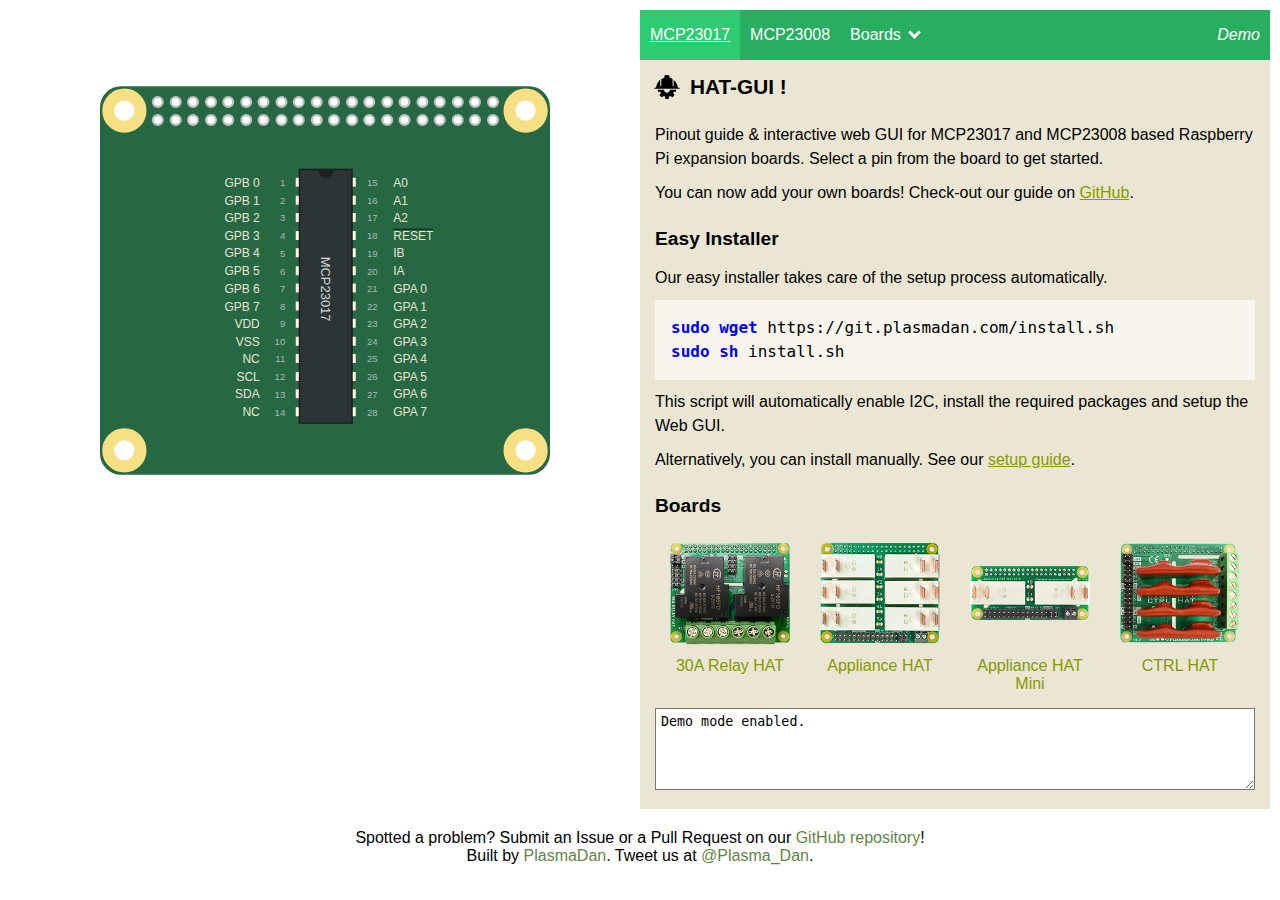
<file: index.html>
<!doctype html>
<html lang="en">
<head>
    <meta http-equiv="content-type" content="text/html; charset=utf-8">
    <meta name="viewport" content="width=device-width, initial-scale=1">
    <title>MCP23017 &amp; MCP23008 - Interactive UI &amp; Pinout Guide</title>
    
    <!-- Icons -->
    <link rel="apple-touch-icon" sizes="180x180" href="gui/src/icons/apple-touch-icon.png">
    <link rel="icon" type="image/png" sizes="32x32" href="gui/src/icons/favicon-32x32.png">
    <link rel="icon" type="image/png" sizes="16x16" href="gui/src/icons/favicon-16x16.png">
    <link rel="manifest" href="site.webmanifest">
    <link rel="mask-icon" href="gui/src/icons/safari-pinned-tab.svg" color="#5bbad5">
    <link rel="shortcut icon" href="gui/src/icons/favicon.ico">
    <meta name="msapplication-TileColor" content="#00aba9">
    <meta name="msapplication-config" content="browserconfig.xml">
    <meta name="application-name" content="HAT GUI">
    <meta name="apple-mobile-web-app-title" content="HAT GUI">
    <meta name="apple-mobile-web-app-capable" content="yes">
    <meta name="mobile-web-app-capable" content="yes">
    <meta name="theme-color" content="#ffffff">
    
    <!-- Search Engine -->
    <meta name="description" content="Pinout guide & interactive web GUI for MCP23017 and MCP23008 based Raspberry Pi expansion boards.">
    <meta name="image" content="https://io.plasmadan.com/img/hat-gui.gif">
    
    <!-- Social -->
    <meta property="og:title" content="MCP23017 &amp; MCP23008 - Interactive UI &amp; Pinout Guide">
    <meta property="og:description" content="Pinout guide & interactive web GUI for MCP23017 and MCP23008 based Raspberry Pi expansion boards.">
    <meta property="og:image" content="https://io.plasmadan.com/img/hat-gui.gif">
    <meta property="og:url" content="https://io.plasmadan.com/">
    <meta property="og:site_name" content="HAT-GUI">
    <meta property="og:type" content="website">
    <meta property="fb:app_id" content="1358018434372544">
    <meta name="twitter:card" content="summary_large_image">
    <meta name="twitter:image:alt" content="HAT-GUI - Interactive UI &amp; Pinout Guide">
    <meta name="twitter:site" content="@Plasma_Dan">
    
    <link href="gui/src/css/style.css" rel="stylesheet">
    <link href="gui/style.css" rel="stylesheet">
    <script src="https://cdnjs.cloudflare.com/ajax/libs/jquery/1.12.4/jquery.min.js"></script>
</head>
<body>
    <!-- Demo mode -->
    <input id="demo_mode" type="hidden" value="true">
    
    <!-- Settings -->
    <input id="directory" type="hidden" value="/">
    <input id="pin_base" type="hidden" value="100">
    <input id="extension" type="hidden" value="mcp23017">
    <div class="container">
        <div class="float wrapper">
            <div class="orientation">
                <div class="board">
                    <div class="header">
                        <ul><li></li><li></li><li></li><li></li><li></li><li></li><li></li><li></li><li></li><li></li><li></li><li></li><li></li><li></li><li></li><li></li><li></li><li></li><li></li><li></li><li></li><li></li><li></li><li></li><li></li><li></li><li></li><li></li><li></li><li></li><li></li><li></li><li></li><li></li><li></li><li></li><li></li><li></li><li></li><li></li></ul>
                    </div>
                    <div class="pinout">
                        <div class="gpiobase">
                            <div class="io">
                                <ul>
                                    <li class="pin1 gpio8"><a href="#" data-pin="1" data-mode="out" data-gpio="8" data-logic="0" data-name="GPB 0"><span class="num">1</span> GPB 0<span class="pin"></span></a></li>
                                    <li class="pin2 gpio9"><a href="#" data-pin="2" data-mode="out" data-gpio="9" data-logic="0" data-name="GPB 1"><span class="num">2</span> GPB 1<span class="pin"></span></a></li>
                                    <li class="pin3 gpio10"><a href="#" data-pin="3" data-mode="out" data-gpio="10" data-logic="0" data-name="GPB 2"><span class="num">3</span> GPB 2<span class="pin"></span></a></li>
                                    <li class="pin4 gpio11"><a href="#" data-pin="4" data-mode="out" data-gpio="11" data-logic="0" data-name="GPB 3"><span class="num">4</span> GPB 3<span class="pin"></span></a></li>
                                    <li class="pin5 gpio12"><a href="#" data-pin="5" data-mode="out" data-gpio="12" data-logic="0" data-name="GPB 4"><span class="num">5</span> GPB 4<span class="pin"></span></a></li>
                                    <li class="pin6 gpio13"><a href="#" data-pin="6" data-mode="out" data-gpio="13" data-logic="0" data-name="GPB 5"><span class="num">6</span> GPB 5<span class="pin"></span></a></li>
                                    <li class="pin7 gpio14"><a href="#" data-pin="7" data-mode="out" data-gpio="14" data-logic="0" data-name="GPB 6"><span class="num">7</span> GPB 6<span class="pin"></span></a></li>
                                    <li class="pin8 gpio15"><a href="#" data-pin="8" data-mode="out" data-gpio="15" data-logic="0" data-name="GPB 7"><span class="num">8</span> GPB 7<span class="pin"></span></a></li>
                                    <li class="pin9 vdd"><a href="#" data-pin="9" data-guide="vdd" data-name="VDD - Power"><span class="num">9</span> VDD<span class="pin"></span></a></li>
                                    <li class="pin10 vss"><a href="#" data-pin="10" data-guide="vss" data-name="VSS - Ground"><span class="num">10</span> VSS<span class="pin"></span></a></li>
                                    <li class="pin11"><a href="#" data-pin="11" data-name="NC"><span class="num">11</span> NC<span class="pin"></span></a></li>
                                    <li class="pin12"><a href="#" data-pin="12" data-name="SCL (I&sup2;C CLOCK)"><span class="num">12</span> SCL<span class="pin"></span></a></li>
                                    <li class="pin13"><a href="#" data-pin="13" data-name="SDA (I&sup2;C DATA)"><span class="num">13</span> SDA<span class="pin"></span></a></li>
                                    <li class="pin14"><a href="#" data-pin="14" data-name="NC"><span class="num">14</span> NC<span class="pin"></span></a></li>
                                    <li class="pin15 i2c-a0"><a href="#" data-pin="15" data-guide="i2c-a0" data-mode="i2c" data-name="A0 I&sup2;C Address Selection)"><span class="num">15</span> A0<span class="pin"></span></a></li>
                                    <li class="pin16 i2c-a1"><a href="#" data-pin="16" data-guide="i2c-a1" data-mode="i2c" data-name="A1 I&sup2;C Address Selection)"><span class="num">16</span> A1<span class="pin"></span></a></li>
                                    <li class="pin17 i2c-a2"><a href="#" data-pin="17" data-guide="i2c-a2" data-mode="i2c" data-name="A2 I&sup2;C Address Selection)"><span class="num">17</span> A2<span class="pin"></span></a></li>
                                    <li class="pin18 reset"><a href="#" data-pin="18" data-name="Reset"><span class="num">18</span> RESET<span class="pin"></span></a></li>
                                    <li class="pin19"><a href="#" data-pin="19" data-name="Interupt B"><span class="num">19</span> IB<span class="pin"></span></a></li>
                                    <li class="pin20"><a href="#" data-pin="20" data-name="Interupt A"><span class="num">20</span> IA<span class="pin"></span></a></li>
                                    <li class="pin21 gpio0"><a href="#" data-pin="21" data-mode="out" data-gpio="0" data-logic="0" data-name="GPA 0"><span class="num">21</span> GPA 0<span class="pin"></span></a></li>
                                    <li class="pin22 gpio1"><a href="#" data-pin="22" data-mode="out" data-gpio="1" data-logic="0" data-name="GPA 1"><span class="num">22</span> GPA 1<span class="pin"></span></a></li>
                                    <li class="pin23 gpio2"><a href="#" data-pin="23" data-mode="out" data-gpio="2" data-logic="0" data-name="GPA 2"><span class="num">23</span> GPA 2<span class="pin"></span></a></li>
                                    <li class="pin24 gpio3"><a href="#" data-pin="24" data-mode="out" data-gpio="3" data-logic="0" data-name="GPA 3"><span class="num">24</span> GPA 3<span class="pin"></span></a></li>
                                    <li class="pin25 gpio4"><a href="#" data-pin="25" data-mode="out" data-gpio="4" data-logic="0" data-name="GPA 4"><span class="num">25</span> GPA 4<span class="pin"></span></a></li>
                                    <li class="pin26 gpio5"><a href="#" data-pin="26" data-mode="out" data-gpio="5" data-logic="0" data-name="GPA 5"><span class="num">26</span> GPA 5<span class="pin"></span></a></li>
                                    <li class="pin27 gpio6"><a href="#" data-pin="27" data-mode="out" data-gpio="6" data-logic="0" data-name="GPA 6"><span class="num">27</span> GPA 6<span class="pin"></span></a></li>
                                    <li class="pin28 gpio7"><a href="#" data-pin="28" data-mode="out" data-gpio="7" data-logic="0" data-name="GPA 7"><span class="num">28</span> GPA 7<span class="pin"></span></a></li>
                                </ul>
                            </div>
                        </div>
                    </div>
                    <div class="overlay">
                        <div class="pin18 reset dynamic-overlay"></div>
                    </div>
                </div>
            </div>
        </div>
        <div class="page">
            <ul class="menu">
                <li class="active"><a href="/">MCP23017</a>
                <li><a href="/MCP23008/">MCP23008</a>
                <li class="dropdown">
                    <a href="javascript:void(0)" class="dropbtn">Boards <i class="caret"></i></a>
                    <div class="dropdown-content">
                        <a href="/30arelayhat/">30A Relay HAT</a>
                        <a href="/appliancehat/">Appliance HAT</a>
                        <a href="/appliancehatmini/">Appliance HAT Mini</a>
                        <a href="/ctrlhat/">CTRL HAT</a>
                    </div>
                </li>
                <li class="demo_label"><a href="#">Demo<span class="demo_tooltip">Test environment to demo the GUI without a Raspberry Pi.</span></a>
            </ul>
            <div class="page-wrapper">
                <div class="intro">
                    <h1>HAT-GUI !</h1><span class="connection">0x20</span>
                    <p>Pinout guide &amp; interactive web GUI for MCP23017 and MCP23008 based Raspberry Pi expansion boards. Select a pin from the board to get started.</p>
                    <p>You can now add your own boards! Check-out our guide on <a href="https://github.com/plasmadancom/HAT-GUI#add-your-own-board">GitHub</a>.</p>
                    <h2>Easy Installer</h2>
                    <p>Our easy installer takes care of the setup process automatically.</p>
                    <pre class="bash">
<span class="code-highlight">sudo wget</span> https://git.plasmadan.com/install.sh
<span class="code-highlight">sudo sh</span> install.sh</pre>
                    <p>This script will automatically enable I2C, install the required packages and setup the Web GUI.</p>
                    <p>Alternatively, you can install manually. See our <a href="https://github.com/plasmadancom/HAT-GUI#setup-guide">setup guide</a>.</p>
                    <h2>Boards</h2>
                    <ul class="boards">
                        <li><a href="/30arelayhat/"><img src="gui/30arelayhat/img/board.png" alt="30A Relay HAT"><span>30A Relay HAT</span></a></li>
                        <li><a href="/appliancehat/"><img src="gui/appliancehat/img/board.png" alt="Appliance HAT"><span>Appliance HAT</span></a></li>
                        <li><a href="/appliancehatmini/"><img src="gui/appliancehatmini/img/board.png" alt="Appliance HAT Mini"><span>Appliance HAT Mini</span></a></li>
                        <li><a href="/ctrlhat/"><img src="gui/ctrlhat/img/board.png" alt="CTRL HAT"><span>CTRL HAT</span></a></li>
                    </ul>
                                             
                </div>
                <div class="guides">
                    
                    <!-- Placeholder gpio pin data -->
                    <div class="guide pindata">
                        <h3 class="pinname"></h3>
                        <ul>
                            <li>Physical pin <span class="physpin"></span></li>
                            <li class="pinstatus">WiringPi pin <span class="io"></span></li>
                            <li class="pinstatus">Currently <span class="status-wrapper"><span class="status"></span><span class="logic"></span>, </span><span class="mode"></span></li>
                        </ul>
                        
                        <!-- Toggle buttons -->
                        <a href="#" class="button toggle output-toggle" data-gpio="8">Toggle Output</a>
                        <a href="#" class="button toggle toggle-all">All On</a>
                        <a href="#" class="button toggle toggle-all off">All Off</a>
                    </div>
                    
                    <!-- WiringPi guide -->
                    <div class="guide interactive">
                        <h3>WiringPi Guide</h3>
                        <h4>Read</h4>
                        <pre>gpio -x mcp23017:<span class="pinbase" title="Pin Base">100</span>:<span class="i2c_addr" title="I&sup2;C Address">0x20</span> read <span class="io">108</span></pre>
                        <h4>Write</h4>
                        <pre>gpio -x mcp23017:<span class="pinbase" title="Pin Base">100</span>:<span class="i2c_addr" title="I&sup2;C Address">0x20</span> mode <span class="io">108</span> out<br>gpio -x mcp23017:<span class="pinbase" title="Pin Base">100</span>:<span class="i2c_addr" title="I&sup2;C Address">0x20</span> write <span class="io">108</span> 1</pre>
                    </div>
                    
                    <!-- VDD guide -->
                    <div class="guide vdd">
                        <ul>
                            <li>Operating voltage: - 1.8V to 5.5V</li>
                            <li>Maximum current into VDD pin: 125mA</li>
                        </ul>
                    </div>
                    
                    <!-- VSS guide -->
                    <div class="guide vss">
                        <ul>
                            <li>Maximum current out of VSS pin: 150mA</li>
                        </ul>
                    </div>
                    
                    <!-- I2C address selection guide -->
                    <div class="guide i2c-a0 i2c-a1 i2c-a2">
                        <h3>Address Selection</h3>
                        <table class="i2c-table">
                            <thead>
                                <tr>
                                    <th>Address</th>
                                    <th>A2</th>
                                    <th>A1</th>
                                    <th>A0</th>
                                </tr>
                            </thead>
                            <tbody>
                                <tr>
                                    <td><a href="?i2c=0x20">0x20</a></td>
                                    <td></td>
                                    <td></td>
                                    <td></td>
                                </tr>
                                <tr>
                                    <td><a href="?i2c=0x21">0x21</a></td>
                                    <td></td>
                                    <td></td>
                                    <td>&squf;</td>
                                </tr>
                                <tr>
                                    <td><a href="?i2c=0x22">0x22</a></td>
                                    <td></td>
                                    <td>&squf;</td>
                                    <td></td>
                                </tr>
                                <tr>
                                    <td><a href="?i2c=0x23">0x23</a></td>
                                    <td></td>
                                    <td>&squf;</td>
                                    <td>&squf;</td>
                                </tr>
                                <tr>
                                    <td><a href="?i2c=0x24">0x24</a></td>
                                    <td>&squf;</td>
                                    <td></td>
                                    <td></td>
                                </tr>
                                <tr>
                                    <td><a href="?i2c=0x25">0x25</a></td>
                                    <td>&squf;</td>
                                    <td></td>
                                    <td>&squf;</td>
                                </tr>
                                <tr>
                                    <td><a href="?i2c=0x26">0x26</a></td>
                                    <td>&squf;</td>
                                    <td>&squf;</td>
                                    <td></td>
                                </tr>
                                <tr>
                                    <td><a href="?i2c=0x27">0x27</a></td>
                                    <td>&squf;</td>
                                    <td>&squf;</td>
                                    <td>&squf;</td>
                                </tr>
                            </tbody>
                        </table>
                    </div>
                </div>
            </div>
            
            <!-- System log area -->
            <textarea class="log hide" placeholder="System log..." readonly></textarea>
        </div>
    </div>
    <div class="footer">
        <p>Spotted a problem? Submit an Issue or a Pull Request on our <a href="https://github.com/plasmadancom/HAT-GUI">GitHub repository</a>!</p>
        <p>Built by <a href="https://plasmadan.com">PlasmaDan</a>. Tweet us at <a href="https://twitter.com/Plasma_Dan">@Plasma_Dan</a>.</p>
    </div>
    <script src="gui/src/js/scripts.js"></script>
</body>
</html>
</file>
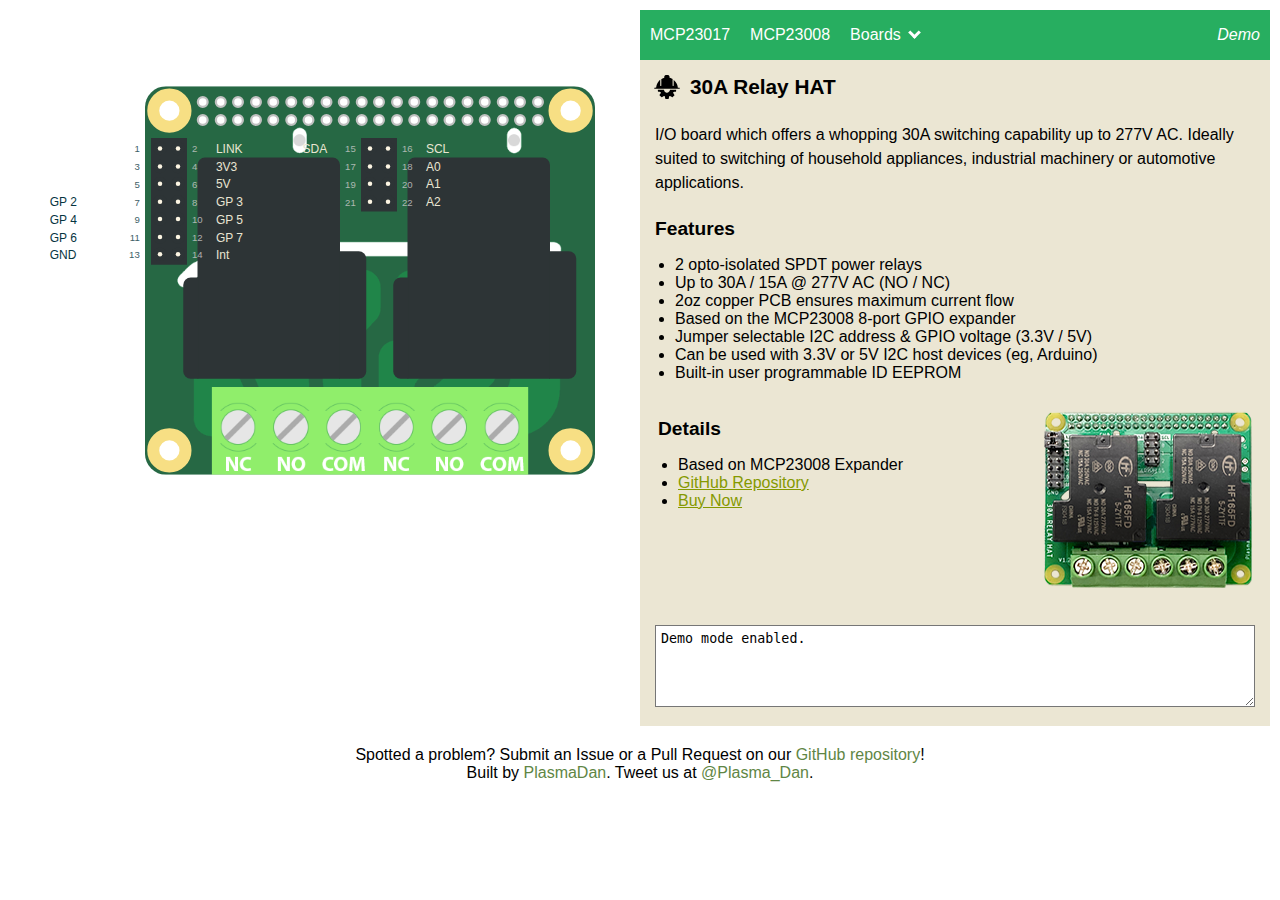
<file: 30arelayhat/index.html>
<!doctype html>
<html lang="en">
<head>
    <meta http-equiv="content-type" content="text/html; charset=utf-8">
    <meta name="viewport" content="width=device-width, initial-scale=1">
    <title>30A Relay HAT - Interactive UI &amp; Pinout Guide</title>
    
    <!-- Icons -->
    <link rel="apple-touch-icon" sizes="180x180" href="../gui/src/icons/apple-touch-icon.png">
    <link rel="icon" type="image/png" sizes="32x32" href="../gui/src/icons/favicon-32x32.png">
    <link rel="icon" type="image/png" sizes="16x16" href="../gui/src/icons/favicon-16x16.png">
    <link rel="mask-icon" href="../gui/src/icons/safari-pinned-tab.svg" color="#5bbad5">
    <link rel="shortcut icon" href="../gui/src/icons/favicon.ico">
    <meta name="msapplication-TileColor" content="#00aba9">
    <meta name="msapplication-config" content="/browserconfig.xml">
    <meta name="application-name" content="30A Relay HAT">
    <meta name="apple-mobile-web-app-title" content="30A Relay HAT">
    <meta name="apple-mobile-web-app-capable" content="yes">
    <meta name="mobile-web-app-capable" content="yes">
    <meta name="theme-color" content="#ffffff">
    
    <!-- Search Engine -->
    <meta name="description" content="A Raspberry Pi HAT I/O board with dual 30A switching power relays, ideally suited to industrial automation or automotive applications.">
    <meta name="image" content="https://io.plasmadan.com/img/ctrl-hat-gui.gif">
    
    <!-- Social -->
    <meta property="og:title" content="30A Relay HAT - Interactive UI &amp; Pinout Guide">
    <meta property="og:description" content="A Raspberry Pi HAT I/O board with dual 30A switching power relays, ideally suited to industrial automation or automotive applications.">
    <meta property="og:image" content="https://io.plasmadan.com/img/ctrl-hat-gui.gif">
    <meta property="og:url" content="https://io.plasmadan.com/30arelayhat/">
    <meta property="og:site_name" content="HAT-GUI">
    <meta property="og:type" content="website">
    <meta property="fb:app_id" content="1358018434372544">
    <meta name="twitter:card" content="summary_large_image">
    <meta name="twitter:image:alt" content="HAT-GUI - Interactive UI &amp; Pinout Guide">
    <meta name="twitter:site" content="@Plasma_Dan">
    
    <link href="../gui/src/css/style.css" rel="stylesheet">
    <link href="../gui/30arelayhat/style.css" rel="stylesheet">
    <script src="https://cdnjs.cloudflare.com/ajax/libs/jquery/1.12.4/jquery.min.js"></script>
</head>
<body>
    <!-- Demo mode -->
    <input id="demo_mode" type="hidden" value="true">
    
    <!-- Button mode -->
    <input id="button_mode" type="hidden" value="true">
    
    <!-- Settings -->
    <input id="directory" type="hidden" value="/">
    <input id="pin_base" type="hidden" value="100">
    <input id="extension" type="hidden" value="mcp23008">
    <div class="container">
        <div class="float wrapper">
            <div class="orientation">
                <div class="board">
                    <div class="header">
                        <ul><li></li><li></li><li></li><li></li><li></li><li></li><li></li><li></li><li></li><li></li><li></li><li></li><li></li><li></li><li></li><li></li><li></li><li></li><li></li><li></li><li></li><li></li><li></li><li></li><li></li><li></li><li></li><li></li><li></li><li></li><li></li><li></li><li></li><li></li><li></li><li></li><li></li><li></li><li></li><li></li></ul>
                    </div>
                    <div class="pinout">
                        <div class="gpiobase">
                            <div class="io gpios">
                                <ul>
                                    <li class="pin1 link"><a href="#" data-pin="1" data-guide="link" data-name="LINK (Relay Power Jumper)"><span class="num">1</span><span class="pin"></span></a></li>
                                    <li class="pin2 link"><a href="#" data-pin="2" data-guide="link" data-name="LINK (Relay Power Jumper)"><span class="num">2</span> LINK<span class="pin"></span></a></li>
                                    <li class="pin3 3v3"><a href="#" data-pin="3" data-guide="3v3" data-name="3V3 (3.3V GPIO Selection Jumper)"><span class="num">3</span><span class="pin"></span></a></li>
                                    <li class="pin4 3v3"><a href="#" data-pin="4" data-guide="3v3" data-name="3V3 (3.3V GPIO Selection Jumper)"><span class="num">4</span> 3V3<span class="pin"></span></a></li>
                                    <li class="pin5 5v"><a href="#" data-pin="5" data-guide="5v" data-name="5V (5V GPIO Selection Jumper)"><span class="num">5</span><span class="pin"></span></a></li>
                                    <li class="pin6 5v"><a href="#" data-pin="6" data-guide="5v" data-name="5V (5V GPIO Selection Jumper)"><span class="num">6</span> 5V<span class="pin"></span></a></li>
                                    <li class="pin7 gpio2"><a href="#" data-pin="7" data-mode="out" data-gpio="2" data-logic="0" data-name="GP 2 (Relay CH2)"><span class="num">7</span> GP 2<span class="pin"></span></a></li>
                                    <li class="pin8 gpio3"><a href="#" data-pin="8" data-mode="out" data-gpio="3" data-logic="0" data-name="GP 3 (Relay CH3)"><span class="num">8</span> GP 3<span class="pin"></span></a></li>
                                    <li class="pin9 gpio4"><a href="#" data-pin="9" data-mode="out" data-gpio="4" data-logic="0" data-name="GP 4 (Relay CH4)"><span class="num">9</span> GP 4<span class="pin"></span></a></li>
                                    <li class="pin10 gpio5"><a href="#" data-pin="10" data-mode="out" data-gpio="5" data-logic="0" data-name="GP 5 (Relay CH5)"><span class="num">10</span> GP 5<span class="pin"></span></a></li>
                                    <li class="pin11 gpio6"><a href="#" data-pin="11" data-mode="out" data-gpio="6" data-logic="0" data-name="GP 6"><span class="num">11</span> GP 6<span class="pin"></span></a></li>
                                    <li class="pin12 gpio7"><a href="#" data-pin="12" data-mode="out" data-gpio="7" data-logic="0" data-name="GP 7"><span class="num">12</span> GP 7<span class="pin"></span></a></li>
                                    <li class="pin13 ground"><a href="#" data-pin="13" data-guide="ground" data-name="Ground"><span class="num">13</span> GND<span class="pin"></span></a></li>
                                    <li class="pin14 interrupt"><a href="#" data-pin="14" data-guide="interrupt" data-name="Interrupt"><span class="num">14</span> Int<span class="pin"></span></a></li>
                                    <li class="pin15"><a href="#" data-pin="15" data-name="SDA (I&sup2;C DATA)"><span class="num">15</span> SDA<span class="pin"></span></a></li>
                                    <li class="pin16"><a href="#" data-pin="16" data-name="SCL (I&sup2;C CLOCK)"><span class="num">16</span> SCL<span class="pin"></span></a></li>
                                    <li class="pin17 i2c-a0"><a href="#" data-pin="17" data-guide="i2c-a0" data-mode="i2c" data-name="A0 (I&sup2;C Address Selection Jumper)"><span class="num">17</span><span class="pin"></span></a></li>
                                    <li class="pin18 i2c-a0"><a href="#" data-pin="18" data-guide="i2c-a0" data-mode="i2c" data-name="A0 (I&sup2;C Address Selection Jumper)"><span class="num">18</span> A0<span class="pin"></span></a></li>
                                    <li class="pin19 i2c-a1"><a href="#" data-pin="19" data-guide="i2c-a1" data-mode="i2c" data-name="A1 (I&sup2;C Address Selection Jumper)"><span class="num">19</span><span class="pin"></span></a></li>
                                    <li class="pin20 i2c-a1"><a href="#" data-pin="20" data-guide="i2c-a1" data-mode="i2c" data-name="A1 (I&sup2;C Address Selection Jumper)"><span class="num">20</span> A1<span class="pin"></span></a></li>
                                    <li class="pin21 i2c-a2"><a href="#" data-pin="21" data-guide="i2c-a2" data-mode="i2c" data-name="A2 (I&sup2;C Address Selection Jumper)"><span class="num">21</span><span class="pin"></span></a></li>
                                    <li class="pin22 i2c-a2"><a href="#" data-pin="22" data-guide="i2c-a2" data-mode="i2c" data-name="A2 (I&sup2;C Address Selection Jumper)"><span class="num">22</span> A2<span class="pin"></span></a></li>
                                    <li class="pin23 gpio0 relay0 led0"><a href="#" data-pin="23" data-mode="out" data-gpio="0" data-logic="0" data-name="GP 0 (Relay CH0)"><span class="num">23</span> GP 0 <small>(CH0)</small><span class="pin"></span></a></li>
                                    <li class="pin24 gpio1 relay1 led1"><a href="#" data-pin="24" data-mode="out" data-gpio="1" data-logic="0" data-name="GP 1 (Relay CH1)"><span class="num">24</span> GP 1 <small>(CH1)</small><span class="pin"></span></a></li>
                                </ul>
                            </div>
                        </div>
                    </div>
                    <div class="overlay">
                        <div class="pin23 relay0 dynamic-overlay"></div>
                        <div class="pin23 led0 dynamic-led"></div>
                        <div class="pin24 relay1 dynamic-overlay"></div>
                        <div class="pin24 led1 dynamic-led"></div>
                    </div>
                </div>
            </div>
        </div>
        <div class="page">
            <ul class="menu">
                <li><a href="/">MCP23017</a>
                <li><a href="/MCP23008/">MCP23008</a>
                <li class="dropdown">
                    <a href="javascript:void(0)" class="dropbtn">Boards <i class="caret"></i></a>
                    <div class="dropdown-content">
                        <a class="active" href="/30arelayhat/">30A Relay HAT</a>
                        <a href="/appliancehat/">Appliance HAT</a>
                        <a href="/appliancehatmini/">Appliance HAT Mini</a>
                        <a href="/ctrlhat/">CTRL HAT</a>
                    </div>
                </li>
                <li class="demo_label"><a href="#">Demo<span class="demo_tooltip">Test environment to demo the GUI without a Raspberry Pi.</span></a>
            </ul>
            <div class="page-wrapper">
                <div class="intro">
                    <h1>30A Relay HAT</h1><span class="connection">0x20</span>
                    <p>I/O board which offers a whopping 30A switching capability up to 277V AC. Ideally suited to switching of household appliances, industrial machinery or automotive applications.</p>
                    
                    <h2>Features</h2>
                    <ul>
                        <li>2 opto-isolated SPDT power relays</li>
                        <li>Up to 30A / 15A @ 277V AC (NO / NC)</li>
                        <li>2oz copper PCB ensures maximum current flow</li>
                        <li>Based on the MCP23008 8-port GPIO expander</li>
                        <li>Jumper selectable I2C address &amp; GPIO voltage (3.3V / 5V)</li>
                        <li>Can be used with 3.3V or 5V I2C host devices (eg, Arduino)</li>
                        <li>Built-in user programmable ID EEPROM</li>
                    </ul>
                    <table class="details">
                        <tbody>
                            <tr>
                                <td>
                                    <h2>Details</h2>
                                    <ul>
                                        <li>Based on MCP23008 Expander</li>
                                        <li><a href="https://github.com/plasmadancom/30A-Relay-HAT">GitHub Repository</a></li>
                                        <li><a href="https://plasmadan.com/30arelayhat">Buy Now</a></li>
                                    </ul>
                                </td>
                                <td>
                                    <img src="../gui/30arelayhat/img/board.png" alt="30A Relay HAT">
                                </td>
                            </tr>
                        </tbody>
                    </table>
                </div>
                <div class="guides">
                    
                    <!-- Placeholder gpio pin data -->
                    <div class="guide pindata">
                        <h3 class="pinname"></h3>
                        <ul>
                            <li>Physical pin <span class="physpin"></span></li>
                            <li class="pinstatus">WiringPi pin <span class="io"></span></li>
                            <li class="pinstatus">Currently <span class="status-wrapper"><span class="status"></span><span class="logic"></span>, </span><span class="mode"></span></li>
                        </ul>
                        
                        <!-- Toggle buttons -->
                        <a href="#" class="button toggle output-toggle" data-gpio="8">Toggle Output</a>
                        <a href="#" class="button toggle toggle-all">All On</a>
                        <a href="#" class="button toggle toggle-all off">All Off</a>
                    </div>
                    
                    <!-- WiringPi guide -->
                    <div class="guide interactive">
                        <h3>WiringPi Guide</h3>
                        <h4>Read</h4>
                        <pre>gpio -x mcp23008:<span class="pinbase" title="Pin Base">100</span>:<span class="i2c_addr" title="I&sup2;C Address">0x20</span> read <span class="io">108</span></pre>
                        <h4>Write</h4>
                        <pre>gpio -x mcp23008:<span class="pinbase" title="Pin Base">100</span>:<span class="i2c_addr" title="I&sup2;C Address">0x20</span> mode <span class="io">108</span> out<br>gpio -x mcp23008:<span class="pinbase" title="Pin Base">100</span>:<span class="i2c_addr" title="I&sup2;C Address">0x20</span> write <span class="io">108</span> 1</pre>
                    </div>
                    
                    <!-- VDD guide -->
                    <div class="guide vdd">
                        <ul>
                            <li>Operating voltage: - 1.8V to 5.5V</li>
                            <li>Maximum current into VDD pin: 125mA</li>
                        </ul>
                    </div>
                    
                    <!-- VSS guide -->
                    <div class="guide vss">
                        <ul>
                            <li>Maximum current out of VSS pin: 150mA</li>
                        </ul>
                    </div>
                    
                    <!-- I2C address selection guide -->
                    <div class="guide i2c-a0 i2c-a1 i2c-a2">
                        <h3>Address Selection</h3>
                        <table class="i2c-table">
                            <thead>
                                <tr>
                                    <th>Address</th>
                                    <th>A2</th>
                                    <th>A1</th>
                                    <th>A0</th>
                                </tr>
                            </thead>
                            <tbody>
                                <tr>
                                    <td><a href="?i2c=0x20">0x20</a></td>
                                    <td></td>
                                    <td></td>
                                    <td></td>
                                </tr>
                                <tr>
                                    <td><a href="?i2c=0x21">0x21</a></td>
                                    <td></td>
                                    <td></td>
                                    <td>&squf;</td>
                                </tr>
                                <tr>
                                    <td><a href="?i2c=0x22">0x22</a></td>
                                    <td></td>
                                    <td>&squf;</td>
                                    <td></td>
                                </tr>
                                <tr>
                                    <td><a href="?i2c=0x23">0x23</a></td>
                                    <td></td>
                                    <td>&squf;</td>
                                    <td>&squf;</td>
                                </tr>
                                <tr>
                                    <td><a href="?i2c=0x24">0x24</a></td>
                                    <td>&squf;</td>
                                    <td></td>
                                    <td></td>
                                </tr>
                                <tr>
                                    <td><a href="?i2c=0x25">0x25</a></td>
                                    <td>&squf;</td>
                                    <td></td>
                                    <td>&squf;</td>
                                </tr>
                                <tr>
                                    <td><a href="?i2c=0x26">0x26</a></td>
                                    <td>&squf;</td>
                                    <td>&squf;</td>
                                    <td></td>
                                </tr>
                                <tr>
                                    <td><a href="?i2c=0x27">0x27</a></td>
                                    <td>&squf;</td>
                                    <td>&squf;</td>
                                    <td>&squf;</td>
                                </tr>
                            </tbody>
                        </table>
                    </div>

                    <!-- Link jumper -->
                    <div class="guide link">
                        <h3>Isolating the Relays</h3>
                        <p>Removing the LINK jumper will disconnect 5V power to the relays. This allows you to power the relays from a dedicated supply if required.</p>
                    </div>
                    
                    <!-- 3v3 jumper -->
                    <div class="guide 3v3">
                        <h3>GPIO Voltage</h3>
                        <p>The 3V3 Jumper is used to drive the GPIO expander voltage to 3V3.</p>
                        <p>To use with Arduino or any other 5V device the 3V3 jumper must be moved to 5V.</p>
                    </div>
                    
                    <!-- 5v jumper -->
                    <div class="guide 5v">
                        <h3>GPIO Voltage</h3>
                        <p>The 5V Jumper is used to drive the GPIO expander voltage to 5V.</p>
                        <p>Select this jumper to use with Arduino or any other 5V device and use the SDA &amp; SDL breakout pins for I2C communication.</p>
                    </div>
                
                </div>
            </div>
            
            <!-- System log area -->
            <textarea class="log hide" placeholder="System log..." readonly></textarea>
        </div>
    </div>
    <div class="footer">
        <p>Spotted a problem? Submit an Issue or a Pull Request on our <a href="https://github.com/plasmadancom/HAT-GUI">GitHub repository</a>!</p>
        <p>Built by <a href="https://plasmadan.com">PlasmaDan</a>. Tweet us at <a href="https://twitter.com/Plasma_Dan">@Plasma_Dan</a>.</p>
    </div>
    <script src="../gui/src/js/scripts.js"></script>
</body>
</html>
</file>
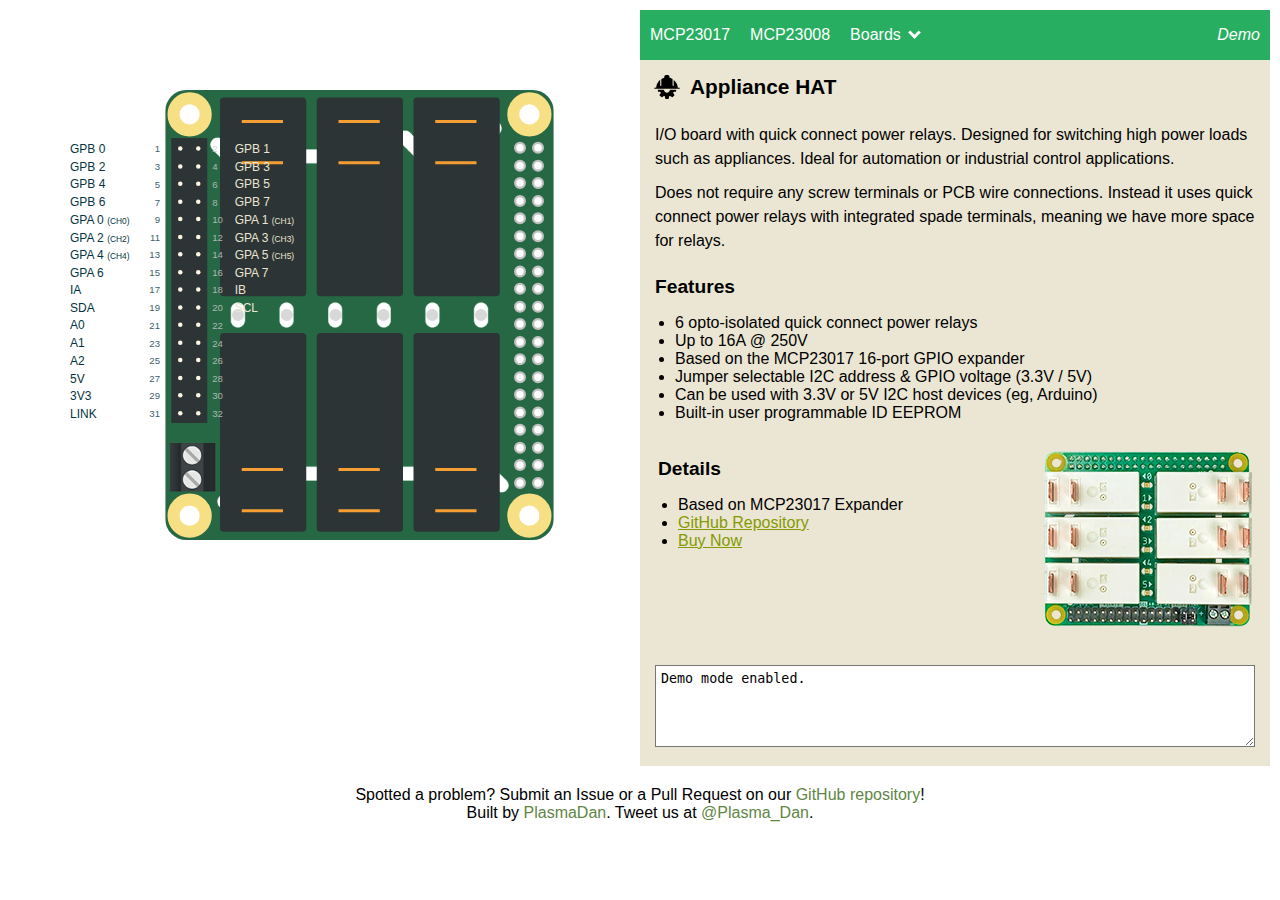
<file: appliancehat/index.html>
<!doctype html>
<html lang="en">
<head>
    <meta http-equiv="content-type" content="text/html; charset=utf-8">
    <meta name="viewport" content="width=device-width, initial-scale=1">
    <title>Appliance HAT - Interactive UI &amp; Pinout Guide</title>
    
    <!-- Icons -->
    <link rel="apple-touch-icon" sizes="180x180" href="../gui/src/icons/apple-touch-icon.png">
    <link rel="icon" type="image/png" sizes="32x32" href="../gui/src/icons/favicon-32x32.png">
    <link rel="icon" type="image/png" sizes="16x16" href="../gui/src/icons/favicon-16x16.png">
    <link rel="mask-icon" href="../gui/src/icons/safari-pinned-tab.svg" color="#5bbad5">
    <link rel="shortcut icon" href="../gui/src/icons/favicon.ico">
    <meta name="msapplication-TileColor" content="#00aba9">
    <meta name="msapplication-config" content="/browserconfig.xml">
    <meta name="application-name" content="Appliance HAT">
    <meta name="apple-mobile-web-app-title" content="Appliance HAT">
    <meta name="apple-mobile-web-app-capable" content="yes">
    <meta name="mobile-web-app-capable" content="yes">
    <meta name="theme-color" content="#ffffff">
    
    <!-- Search Engine -->
    <meta name="description" content="A Raspberry Pi HAT I/O board with quick connect power relays, ideally suited to appliance automation, IoT or industrial control applications.">
    <meta name="image" content="https://io.plasmadan.com/img/ctrl-hat-gui.gif">
    
    <!-- Social -->
    <meta property="og:title" content="Appliance HAT - Interactive UI &amp; Pinout Guide">
    <meta property="og:description" content="A Raspberry Pi HAT I/O board with quick connect power relays, ideally suited to appliance automation, IoT or industrial control applications.">
    <meta property="og:image" content="https://io.plasmadan.com/img/ctrl-hat-gui.gif">
    <meta property="og:url" content="https://io.plasmadan.com/appliancehat/">
    <meta property="og:site_name" content="HAT-GUI">
    <meta property="og:type" content="website">
    <meta property="fb:app_id" content="1358018434372544">
    <meta name="twitter:card" content="summary_large_image">
    <meta name="twitter:image:alt" content="HAT-GUI - Interactive UI &amp; Pinout Guide">
    <meta name="twitter:site" content="@Plasma_Dan">
    
    <link href="../gui/src/css/style.css" rel="stylesheet">
    <link href="../gui/appliancehat/style.css" rel="stylesheet">
    <script src="https://cdnjs.cloudflare.com/ajax/libs/jquery/1.12.4/jquery.min.js"></script>
</head>
<body>
    <!-- Demo mode -->
    <input id="demo_mode" type="hidden" value="true">
    
    <!-- Button mode -->
    <input id="button_mode" type="hidden" value="true">
    
    <!-- Settings -->
    <input id="directory" type="hidden" value="/">
    <input id="pin_base" type="hidden" value="100">
    <input id="extension" type="hidden" value="mcp23017">
    <div class="container">
        <div class="float wrapper">
            <div class="orientation">
                <div class="board">
                    <div class="header">
                        <ul><li></li><li></li><li></li><li></li><li></li><li></li><li></li><li></li><li></li><li></li><li></li><li></li><li></li><li></li><li></li><li></li><li></li><li></li><li></li><li></li><li></li><li></li><li></li><li></li><li></li><li></li><li></li><li></li><li></li><li></li><li></li><li></li><li></li><li></li><li></li><li></li><li></li><li></li><li></li><li></li></ul>
                    </div>
                    <div class="pinout">
                        <div class="gpiobase">
                            <div class="io gpios">
                                <ul>
                                    <li class="pin1 gpio8"><a href="#" data-pin="1" data-mode="out" data-gpio="8" data-logic="0" data-name="GPB 0"><span class="num">1</span> GPB 0<span class="pin"></span></a></li>
                                    <li class="pin2 gpio9"><a href="#" data-pin="2" data-mode="out" data-gpio="9" data-logic="0" data-name="GPB 1"><span class="num">2</span> GPB 1<span class="pin"></span></a></li>
                                    <li class="pin3 gpio10"><a href="#" data-pin="3" data-mode="out" data-gpio="10" data-logic="0" data-name="GPB 2"><span class="num">3</span> GPB 2<span class="pin"></span></a></li>
                                    <li class="pin4 gpio11"><a href="#" data-pin="4" data-mode="out" data-gpio="11" data-logic="0" data-name="GPB 3"><span class="num">4</span> GPB 3<span class="pin"></span></a></li>
                                    <li class="pin5 gpio12"><a href="#" data-pin="5" data-mode="out" data-gpio="12" data-logic="0" data-name="GPB 4"><span class="num">5</span> GPB 4<span class="pin"></span></a></li>
                                    <li class="pin6 gpio13"><a href="#" data-pin="6" data-mode="out" data-gpio="13" data-logic="0" data-name="GPB 5"><span class="num">6</span> GPB 5<span class="pin"></span></a></li>
                                    <li class="pin7 gpio14"><a href="#" data-pin="7" data-mode="out" data-gpio="14" data-logic="0" data-name="GPB 6"><span class="num">7</span> GPB 6<span class="pin"></span></a></li>
                                    <li class="pin8 gpio15"><a href="#" data-pin="8" data-mode="out" data-gpio="15" data-logic="0" data-name="GPB 7"><span class="num">8</span> GPB 7<span class="pin"></span></a></li>
                                    <li class="pin9 gpio0 relay0 led0"><a href="#" data-pin="9" data-mode="out" data-gpio="0" data-logic="0" data-name="GPA 0 (Relay CH0)"><span class="num">9</span> GPA 0 <small>(CH0)</small><span class="pin"></span></a></li>
                                    <li class="pin10 gpio1 relay1 led1"><a href="#" data-pin="10" data-mode="out" data-gpio="1" data-logic="0" data-name="GPA 1 (Relay CH1)"><span class="num">10</span> GPA 1 <small>(CH1)</small><span class="pin"></span></a></li>
                                    <li class="pin11 gpio2 relay2 led2"><a href="#" data-pin="11" data-mode="out" data-gpio="2" data-logic="0" data-name="GPA 2 (Relay CH2)"><span class="num">11</span> GPA 2 <small>(CH2)</small><span class="pin"></span></a></li>
                                    <li class="pin12 gpio3 relay3 led3"><a href="#" data-pin="12" data-mode="out" data-gpio="3" data-logic="0" data-name="GPA 3 (Relay CH3)"><span class="num">12</span> GPA 3 <small>(CH3)</small><span class="pin"></span></a></li>
                                    <li class="pin13 gpio4 relay4 led4"><a href="#" data-pin="13" data-mode="out" data-gpio="4" data-logic="0" data-name="GPA 4 (Relay CH4)"><span class="num">13</span> GPA 4 <small>(CH4)</small><span class="pin"></span></a></li>
                                    <li class="pin14 gpio5 relay5 led5"><a href="#" data-pin="14" data-mode="out" data-gpio="5" data-logic="0" data-name="GPA 5 (Relay CH5)"><span class="num">14</span> GPA 5 <small>(CH5)</small><span class="pin"></span></a></li>
                                    <li class="pin15 gpio6"><a href="#" data-pin="15" data-mode="out" data-gpio="6" data-logic="0" data-name="GPA 6"><span class="num">15</span> GPA 6<span class="pin"></span></a></li>
                                    <li class="pin16 gpio7"><a href="#" data-pin="16" data-mode="out" data-gpio="7" data-logic="0" data-name="GPA 7"><span class="num">16</span> GPA 7<span class="pin"></span></a></li>
                                    <li class="pin17 interrupt-a"><a href="#" data-pin="17" data-guide="interrupt-a" data-name="Interrupt A"><span class="num">17</span> IA<span class="pin"></span></a></li>
                                    <li class="pin18 interrupt-b"><a href="#" data-pin="18" data-guide="interrupt-b" data-name="Interrupt B"><span class="num">18</span> IB<span class="pin"></span></a></li>
                                    <li class="pin19"><a href="#" data-pin="19" data-name="SDA (I&sup2;C DATA)"><span class="num">19</span> SDA<span class="pin"></span></a></li>
                                    <li class="pin20"><a href="#" data-pin="20" data-name="SCL (I&sup2;C CLOCK)"><span class="num">20</span> SCL<span class="pin"></span></a></li>
                                    <li class="pin21 i2c-a0"><a href="#" data-pin="21" data-guide="i2c-a0" data-mode="i2c" data-name="A0 (I&sup2;C Address Selection Jumper)"><span class="num">21</span> A0<span class="pin"></span></a></li>
                                    <li class="pin22 i2c-a0"><a href="#" data-pin="22" data-guide="i2c-a0" data-mode="i2c" data-name="A0 (I&sup2;C Address Selection Jumper)"><span class="num">22</span><span class="pin"></span></a></li>
                                    <li class="pin23 i2c-a1"><a href="#" data-pin="23" data-guide="i2c-a1" data-mode="i2c" data-name="A1 (I&sup2;C Address Selection Jumper)"><span class="num">23</span> A1<span class="pin"></span></a></li>
                                    <li class="pin24 i2c-a1"><a href="#" data-pin="24" data-guide="i2c-a1" data-mode="i2c" data-name="A1 (I&sup2;C Address Selection Jumper)"><span class="num">24</span><span class="pin"></span></a></li>
                                    <li class="pin25 i2c-a2"><a href="#" data-pin="25" data-guide="i2c-a2" data-mode="i2c" data-name="A2 (I&sup2;C Address Selection Jumper)"><span class="num">25</span> A2<span class="pin"></span></a></li>
                                    <li class="pin26 i2c-a2"><a href="#" data-pin="26" data-guide="i2c-a2" data-mode="i2c" data-name="A2 (I&sup2;C Address Selection Jumper)"><span class="num">26</span><span class="pin"></span></a></li>
                                    <li class="pin27 5v"><a href="#" data-pin="27" data-guide="5v" data-name="5V (5V GPIO Selection Jumper)"><span class="num">27</span> 5V<span class="pin"></span></a></li>
                                    <li class="pin28 5v"><a href="#" data-pin="28" data-guide="5v" data-name="5V (5V GPIO Selection Jumper)"><span class="num">28</span><span class="pin"></span></a></li>
                                    <li class="pin29 3v3"><a href="#" data-pin="29" data-guide="3v3" data-name="3V3 (3.3V GPIO Selection Jumper)"><span class="num">29</span> 3V3<span class="pin"></span></a></li>
                                    <li class="pin30 3v3"><a href="#" data-pin="30" data-guide="3v3" data-name="3V3 (3.3V GPIO Selection Jumper)"><span class="num">30</span><span class="pin"></span></a></li>
                                    <li class="pin31 link"><a href="#" data-pin="31" data-guide="link" data-name="LINK (Relay Power Jumper)"><span class="num">31</span> LINK<span class="pin"></span></a></li>
                                    <li class="pin32 link"><a href="#" data-pin="32" data-guide="link" data-name="LINK (Relay Power Jumper)"><span class="num">32</span><span class="pin"></span></a></li>
                                </ul>
                            </div>
                        </div>
                    </div>
                    <div class="overlay">
                        <div class="pin9 relay0 dynamic-overlay"></div>
                        <div class="pin9 led0 dynamic-led"></div>
                        <div class="pin10 relay1 dynamic-overlay"></div>
                        <div class="pin10 led1 dynamic-led"></div>
                        <div class="pin11 relay2 dynamic-overlay"></div>
                        <div class="pin11 led2 dynamic-led"></div>
                        <div class="pin12 relay3 dynamic-overlay"></div>
                        <div class="pin12 led3 dynamic-led"></div>
                        <div class="pin13 relay4 dynamic-overlay"></div>
                        <div class="pin13 led4 dynamic-led"></div>
                        <div class="pin14 relay5 dynamic-overlay"></div>
                        <div class="pin14 led5 dynamic-led"></div>
                    </div>
                </div>
            </div>
        </div>
        <div class="page">
            <ul class="menu">
                <li><a href="/">MCP23017</a>
                <li><a href="/MCP23008/">MCP23008</a>
                <li class="dropdown">
                    <a href="javascript:void(0)" class="dropbtn">Boards <i class="caret"></i></a>
                    <div class="dropdown-content">
                        <a href="/30arelayhat/">30A Relay HAT</a>
                        <a class="active" href="/appliancehat/">Appliance HAT</a>
                        <a href="/appliancehatmini/">Appliance HAT Mini</a>
                        <a href="/ctrlhat/">CTRL HAT</a>
                    </div>
                </li>
                <li class="demo_label"><a href="#">Demo<span class="demo_tooltip">Test environment to demo the GUI without a Raspberry Pi.</span></a>
            </ul>
            <div class="page-wrapper">
                <div class="intro">
                    <h1>Appliance HAT</h1><span class="connection">0x20</span>
                    <p>I/O board with quick connect power relays. Designed for switching high power loads such as appliances. Ideal for automation or industrial control applications.</p>
                    <p>Does not require any screw terminals or PCB wire connections. Instead it uses quick connect power relays with integrated spade terminals, meaning we have more space for relays.</p>
                    
                    <h2>Features</h2>
                    <ul>
                        <li>6 opto-isolated quick connect power relays</li>
                        <li>Up to 16A @ 250V</li>
                        <li>Based on the MCP23017 16-port GPIO expander</li>
                        <li>Jumper selectable I2C address &amp; GPIO voltage (3.3V / 5V)</li>
                        <li>Can be used with 3.3V or 5V I2C host devices (eg, Arduino)</li>
                        <li>Built-in user programmable ID EEPROM</li>
                    </ul>
                    <table class="details">
                        <tbody>
                            <tr>
                                <td>
                                    <h2>Details</h2>
                                    <ul>
                                        <li>Based on MCP23017 Expander</li>
                                        <li><a href="https://github.com/plasmadancom/Appliance-HAT">GitHub Repository</a></li>
                                        <li><a href="https://plasmadan.com/appliancehat">Buy Now</a></li>
                                    </ul>
                                </td>
                                <td>
                                    <img src="../gui/appliancehat/img/board.png" alt="Appliance HAT">
                                </td>
                            </tr>
                        </tbody>
                    </table>
                </div>
                <div class="guides">
                    
                    <!-- Placeholder gpio pin data -->
                    <div class="guide pindata">
                        <h3 class="pinname"></h3>
                        <ul>
                            <li>Physical pin <span class="physpin"></span></li>
                            <li class="pinstatus">WiringPi pin <span class="io"></span></li>
                            <li class="pinstatus">Currently <span class="status-wrapper"><span class="status"></span><span class="logic"></span>, </span><span class="mode"></span></li>
                        </ul>
                        
                        <!-- Toggle buttons -->
                        <a href="#" class="button toggle output-toggle" data-gpio="8">Toggle Output</a>
                        <a href="#" class="button toggle toggle-all">All On</a>
                        <a href="#" class="button toggle toggle-all off">All Off</a>
                    </div>
                    
                    <!-- WiringPi guide -->
                    <div class="guide interactive">
                        <h3>WiringPi Guide</h3>
                        <h4>Read</h4>
                        <pre>gpio -x mcp23017:<span class="pinbase" title="Pin Base">100</span>:<span class="i2c_addr" title="I&sup2;C Address">0x20</span> read <span class="io">108</span></pre>
                        <h4>Write</h4>
                        <pre>gpio -x mcp23017:<span class="pinbase" title="Pin Base">100</span>:<span class="i2c_addr" title="I&sup2;C Address">0x20</span> mode <span class="io">108</span> out<br>gpio -x mcp23017:<span class="pinbase" title="Pin Base">100</span>:<span class="i2c_addr" title="I&sup2;C Address">0x20</span> write <span class="io">108</span> 1</pre>
                    </div>
                    
                    <!-- VDD guide -->
                    <div class="guide vdd">
                        <ul>
                            <li>Operating voltage: - 1.8V to 5.5V</li>
                            <li>Maximum current into VDD pin: 125mA</li>
                        </ul>
                    </div>
                    
                    <!-- VSS guide -->
                    <div class="guide vss">
                        <ul>
                            <li>Maximum current out of VSS pin: 150mA</li>
                        </ul>
                    </div>
                    
                    <!-- I2C address selection guide -->
                    <div class="guide i2c-a0 i2c-a1 i2c-a2">
                        <h3>Address Selection</h3>
                        <table class="i2c-table">
                            <thead>
                                <tr>
                                    <th>Address</th>
                                    <th>A2</th>
                                    <th>A1</th>
                                    <th>A0</th>
                                </tr>
                            </thead>
                            <tbody>
                                <tr>
                                    <td><a href="?i2c=0x20">0x20</a></td>
                                    <td></td>
                                    <td></td>
                                    <td></td>
                                </tr>
                                <tr>
                                    <td><a href="?i2c=0x21">0x21</a></td>
                                    <td></td>
                                    <td></td>
                                    <td>&squf;</td>
                                </tr>
                                <tr>
                                    <td><a href="?i2c=0x22">0x22</a></td>
                                    <td></td>
                                    <td>&squf;</td>
                                    <td></td>
                                </tr>
                                <tr>
                                    <td><a href="?i2c=0x23">0x23</a></td>
                                    <td></td>
                                    <td>&squf;</td>
                                    <td>&squf;</td>
                                </tr>
                                <tr>
                                    <td><a href="?i2c=0x24">0x24</a></td>
                                    <td>&squf;</td>
                                    <td></td>
                                    <td></td>
                                </tr>
                                <tr>
                                    <td><a href="?i2c=0x25">0x25</a></td>
                                    <td>&squf;</td>
                                    <td></td>
                                    <td>&squf;</td>
                                </tr>
                                <tr>
                                    <td><a href="?i2c=0x26">0x26</a></td>
                                    <td>&squf;</td>
                                    <td>&squf;</td>
                                    <td></td>
                                </tr>
                                <tr>
                                    <td><a href="?i2c=0x27">0x27</a></td>
                                    <td>&squf;</td>
                                    <td>&squf;</td>
                                    <td>&squf;</td>
                                </tr>
                            </tbody>
                        </table>
                    </div>

                    <!-- Link jumper -->
                    <div class="guide link">
                        <h3>Isolating the Relays</h3>
                        <p>Removing the LINK jumper will disconnect 5V power to the relays. This allows you to power the relays from a dedicated supply if required.</p>
                    </div>
                    
                    <!-- 3v3 jumper -->
                    <div class="guide 3v3">
                        <h3>GPIO Voltage</h3>
                        <p>The 3V3 Jumper is used to drive the GPIO expander voltage to 3V3.</p>
                        <p>To use with Arduino or any other 5V device the 3V3 jumper must be moved to 5V.</p>
                    </div>
                    
                    <!-- 5v jumper -->
                    <div class="guide 5v">
                        <h3>GPIO Voltage</h3>
                        <p>The 5V Jumper is used to drive the GPIO expander voltage to 5V.</p>
                        <p>Select this jumper to use with Arduino or any other 5V device and use the SDA &amp; SDL breakout pins for I2C communication.</p>
                    </div>
                
                </div>
            </div>
            
            <!-- System log area -->
            <textarea class="log hide" placeholder="System log..." readonly></textarea>
        </div>
    </div>
    <div class="footer">
        <p>Spotted a problem? Submit an Issue or a Pull Request on our <a href="https://github.com/plasmadancom/HAT-GUI">GitHub repository</a>!</p>
        <p>Built by <a href="https://plasmadan.com">PlasmaDan</a>. Tweet us at <a href="https://twitter.com/Plasma_Dan">@Plasma_Dan</a>.</p>
    </div>
    <script src="../gui/src/js/scripts.js"></script>
</body>
</html>
</file>
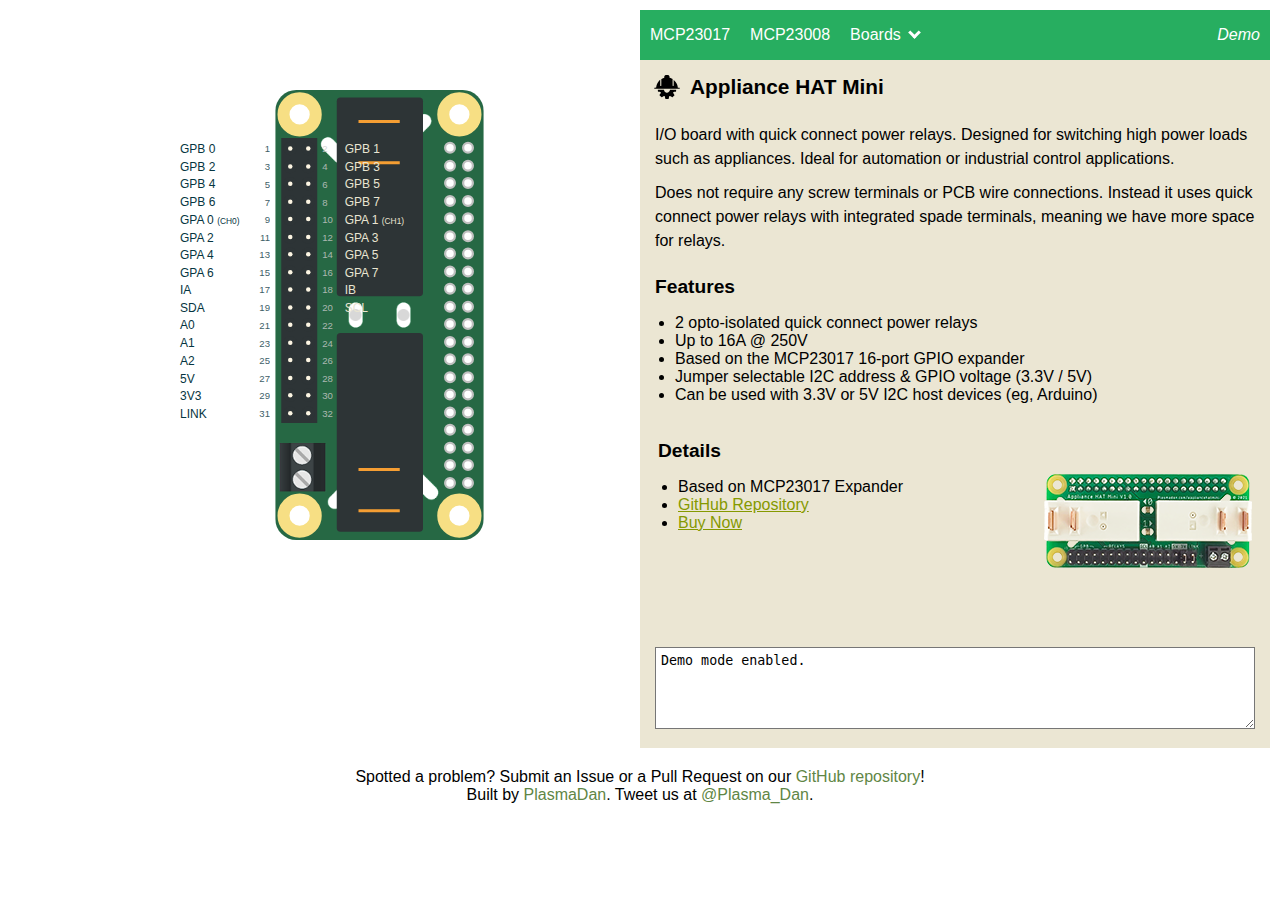
<file: appliancehatmini/index.html>
<!doctype html>
<html lang="en">
<head>
    <meta http-equiv="content-type" content="text/html; charset=utf-8">
    <meta name="viewport" content="width=device-width, initial-scale=1">
    <title>Appliance HAT Mini - Interactive UI &amp; Pinout Guide</title>
    
    <!-- Icons -->
    <link rel="apple-touch-icon" sizes="180x180" href="../gui/src/icons/apple-touch-icon.png">
    <link rel="icon" type="image/png" sizes="32x32" href="../gui/src/icons/favicon-32x32.png">
    <link rel="icon" type="image/png" sizes="16x16" href="../gui/src/icons/favicon-16x16.png">
    <link rel="mask-icon" href="../gui/src/icons/safari-pinned-tab.svg" color="#5bbad5">
    <link rel="shortcut icon" href="../gui/src/icons/favicon.ico">
    <meta name="msapplication-TileColor" content="#00aba9">
    <meta name="msapplication-config" content="/browserconfig.xml">
    <meta name="application-name" content="Appliance HAT Mini">
    <meta name="apple-mobile-web-app-title" content="Appliance HAT Mini">
    <meta name="apple-mobile-web-app-capable" content="yes">
    <meta name="mobile-web-app-capable" content="yes">
    <meta name="theme-color" content="#ffffff">
    
    <!-- Search Engine -->
    <meta name="description" content="A Raspberry Pi HAT I/O board with quick connect power relays, ideally suited to appliance automation, IoT or industrial control applications.">
    <meta name="image" content="https://io.plasmadan.com/img/ctrl-hat-gui.gif">
    
    <!-- Social -->
    <meta property="og:title" content="Appliance HAT Mini - Interactive UI &amp; Pinout Guide">
    <meta property="og:description" content="A Raspberry Pi HAT I/O board with quick connect power relays, ideally suited to appliance automation, IoT or industrial control applications.">
    <meta property="og:image" content="https://io.plasmadan.com/img/ctrl-hat-gui.gif">
    <meta property="og:url" content="https://io.plasmadan.com/appliancehatmini/">
    <meta property="og:site_name" content="HAT-GUI">
    <meta property="og:type" content="website">
    <meta property="fb:app_id" content="1358018434372544">
    <meta name="twitter:card" content="summary_large_image">
    <meta name="twitter:image:alt" content="HAT-GUI - Interactive UI &amp; Pinout Guide">
    <meta name="twitter:site" content="@Plasma_Dan">
    
    <link href="../gui/src/css/style.css" rel="stylesheet">
    <link href="../gui/appliancehatmini/style.css" rel="stylesheet">
    <script src="https://cdnjs.cloudflare.com/ajax/libs/jquery/1.12.4/jquery.min.js"></script>
</head>
<body>
    <!-- Demo mode -->
    <input id="demo_mode" type="hidden" value="true">
    
    <!-- Button mode -->
    <input id="button_mode" type="hidden" value="true">
    
    <!-- Settings -->
    <input id="directory" type="hidden" value="/">
    <input id="pin_base" type="hidden" value="100">
    <input id="extension" type="hidden" value="mcp23017">
    <div class="container">
        <div class="float wrapper">
            <div class="orientation">
                <div class="board">
                    <div class="header">
                        <ul><li></li><li></li><li></li><li></li><li></li><li></li><li></li><li></li><li></li><li></li><li></li><li></li><li></li><li></li><li></li><li></li><li></li><li></li><li></li><li></li><li></li><li></li><li></li><li></li><li></li><li></li><li></li><li></li><li></li><li></li><li></li><li></li><li></li><li></li><li></li><li></li><li></li><li></li><li></li><li></li></ul>
                    </div>
                    <div class="pinout">
                        <div class="gpiobase">
                            <div class="io gpios">
                                <ul>
                                    <li class="pin1 gpio8"><a href="#" data-pin="1" data-mode="out" data-gpio="8" data-logic="" data-name="GPB 0"><span class="num">1</span> GPB 0<span class="pin"></span></a></li>
                                    <li class="pin2 gpio9"><a href="#" data-pin="2" data-mode="out" data-gpio="9" data-logic="" data-name="GPB 1"><span class="num">2</span> GPB 1<span class="pin"></span></a></li>
                                    <li class="pin3 gpio10"><a href="#" data-pin="3" data-mode="out" data-gpio="10" data-logic="" data-name="GPB 2"><span class="num">3</span> GPB 2<span class="pin"></span></a></li>
                                    <li class="pin4 gpio11"><a href="#" data-pin="4" data-mode="out" data-gpio="11" data-logic="" data-name="GPB 3"><span class="num">4</span> GPB 3<span class="pin"></span></a></li>
                                    <li class="pin5 gpio12"><a href="#" data-pin="5" data-mode="out" data-gpio="12" data-logic="" data-name="GPB 4"><span class="num">5</span> GPB 4<span class="pin"></span></a></li>
                                    <li class="pin6 gpio13"><a href="#" data-pin="6" data-mode="out" data-gpio="13" data-logic="" data-name="GPB 5"><span class="num">6</span> GPB 5<span class="pin"></span></a></li>
                                    <li class="pin7 gpio14"><a href="#" data-pin="7" data-mode="out" data-gpio="14" data-logic="" data-name="GPB 6"><span class="num">7</span> GPB 6<span class="pin"></span></a></li>
                                    <li class="pin8 gpio15"><a href="#" data-pin="8" data-mode="out" data-gpio="15" data-logic="" data-name="GPB 7"><span class="num">8</span> GPB 7<span class="pin"></span></a></li>
                                    <li class="pin9 gpio0 relay0 led0"><a href="#" data-pin="9" data-mode="out" data-gpio="0" data-logic="" data-name="GPA 0 (Relay CH0)"><span class="num">9</span> GPA 0 <small>(CH0)</small><span class="pin"></span></a></li>
                                    <li class="pin10 gpio1 relay1 led1"><a href="#" data-pin="10" data-mode="out" data-gpio="1" data-logic="" data-name="GPA 1 (Relay CH1)"><span class="num">10</span> GPA 1 <small>(CH1)</small><span class="pin"></span></a></li>
                                    <li class="pin11 gpio2"><a href="#" data-pin="11" data-mode="out" data-gpio="2" data-logic="" data-name="GPA 2"><span class="num">11</span> GPA 2<span class="pin"></span></a></li>
                                    <li class="pin12 gpio3"><a href="#" data-pin="12" data-mode="out" data-gpio="3" data-logic="" data-name="GPA 3"><span class="num">12</span> GPA 3<span class="pin"></span></a></li>
                                    <li class="pin13 gpio4"><a href="#" data-pin="13" data-mode="out" data-gpio="4" data-logic="" data-name="GPA 4"><span class="num">13</span> GPA 4<span class="pin"></span></a></li>
                                    <li class="pin14 gpio5"><a href="#" data-pin="14" data-mode="out" data-gpio="5" data-logic="" data-name="GPA 5"><span class="num">14</span> GPA 5<span class="pin"></span></a></li>
                                    <li class="pin15 gpio6"><a href="#" data-pin="15" data-mode="out" data-gpio="6" data-logic="" data-name="GPA 6"><span class="num">15</span> GPA 6<span class="pin"></span></a></li>
                                    <li class="pin16 gpio7"><a href="#" data-pin="16" data-mode="out" data-gpio="7" data-logic="" data-name="GPA 7"><span class="num">16</span> GPA 7<span class="pin"></span></a></li>
                                    <li class="pin17 interrupt-a"><a href="#" data-pin="17" data-guide="interrupt-a" data-name="Interrupt A"><span class="num">17</span> IA<span class="pin"></span></a></li>
                                    <li class="pin18 interrupt-b"><a href="#" data-pin="18" data-guide="interrupt-b" data-name="Interrupt B"><span class="num">18</span> IB<span class="pin"></span></a></li>
                                    <li class="pin19"><a href="#" data-pin="19" data-name="SDA (I&sup2;C DATA)"><span class="num">19</span> SDA<span class="pin"></span></a></li>
                                    <li class="pin20"><a href="#" data-pin="20" data-name="SCL (I&sup2;C CLOCK)"><span class="num">20</span> SCL<span class="pin"></span></a></li>
                                    <li class="pin21 i2c-a0"><a href="#" data-pin="21" data-guide="i2c-a0" data-mode="i2c" data-name="A0 (I&sup2;C Address Selection Jumper)"><span class="num">21</span> A0<span class="pin"></span></a></li>
                                    <li class="pin22 i2c-a0"><a href="#" data-pin="22" data-guide="i2c-a0" data-mode="i2c" data-name="A0 (I&sup2;C Address Selection Jumper)"><span class="num">22</span><span class="pin"></span></a></li>
                                    <li class="pin23 i2c-a1"><a href="#" data-pin="23" data-guide="i2c-a1" data-mode="i2c" data-name="A1 (I&sup2;C Address Selection Jumper)"><span class="num">23</span> A1<span class="pin"></span></a></li>
                                    <li class="pin24 i2c-a1"><a href="#" data-pin="24" data-guide="i2c-a1" data-mode="i2c" data-name="A1 (I&sup2;C Address Selection Jumper)"><span class="num">24</span><span class="pin"></span></a></li>
                                    <li class="pin25 i2c-a2"><a href="#" data-pin="25" data-guide="i2c-a2" data-mode="i2c" data-name="A2 (I&sup2;C Address Selection Jumper)"><span class="num">25</span> A2<span class="pin"></span></a></li>
                                    <li class="pin26 i2c-a2"><a href="#" data-pin="26" data-guide="i2c-a2" data-mode="i2c" data-name="A2 (I&sup2;C Address Selection Jumper)"><span class="num">26</span><span class="pin"></span></a></li>
                                    <li class="pin27 5v"><a href="#" data-pin="27" data-guide="5v" data-name="5V (5V GPIO Selection Jumper)"><span class="num">27</span> 5V<span class="pin"></span></a></li>
                                    <li class="pin28 5v"><a href="#" data-pin="28" data-guide="5v" data-name="5V (5V GPIO Selection Jumper)"><span class="num">28</span><span class="pin"></span></a></li>
                                    <li class="pin29 3v3"><a href="#" data-pin="29" data-guide="3v3" data-name="3V3 (3.3V GPIO Selection Jumper)"><span class="num">29</span> 3V3<span class="pin"></span></a></li>
                                    <li class="pin30 3v3"><a href="#" data-pin="30" data-guide="3v3" data-name="3V3 (3.3V GPIO Selection Jumper)"><span class="num">30</span><span class="pin"></span></a></li>
                                    <li class="pin31 link"><a href="#" data-pin="31" data-guide="link" data-name="LINK (Relay Power Jumper)"><span class="num">31</span> LINK<span class="pin"></span></a></li>
                                    <li class="pin32 link"><a href="#" data-pin="32" data-guide="link" data-name="LINK (Relay Power Jumper)"><span class="num">32</span><span class="pin"></span></a></li>
                                </ul>
                            </div>
                        </div>
                    </div>
                    <div class="overlay">
                        <div class="pin9 relay0 dynamic-overlay"></div>
                        <div class="pin9 led0 dynamic-led"></div>
                        <div class="pin10 relay1 dynamic-overlay"></div>
                        <div class="pin10 led1 dynamic-led"></div>
                    </div>
                </div>
            </div>
        </div>
        <div class="page">
            <ul class="menu">
                <li><a href="/">MCP23017</a>
                <li><a href="/MCP23008/">MCP23008</a>
                <li class="dropdown">
                    <a href="javascript:void(0)" class="dropbtn">Boards <i class="caret"></i></a>
                    <div class="dropdown-content">
                        <a href="/30arelayhat/">30A Relay HAT</a>
                        <a href="/appliancehat/">Appliance HAT</a>
                        <a class="active" href="/appliancehatmini/">Appliance HAT Mini</a>
                        <a href="/ctrlhat/">CTRL HAT</a>
                    </div>
                </li>
                <li class="demo_label"><a href="#">Demo<span class="demo_tooltip">Test environment to demo the GUI without a Raspberry Pi.</span></a>
            </ul>
            <div class="page-wrapper">
                <div class="intro">
                    <h1>Appliance HAT Mini</h1><span class="connection">0x20</span>
                    <p>I/O board with quick connect power relays. Designed for switching high power loads such as appliances. Ideal for automation or industrial control applications.</p>
                    <p>Does not require any screw terminals or PCB wire connections. Instead it uses quick connect power relays with integrated spade terminals, meaning we have more space for relays.</p>
                    
                    <h2>Features</h2>
                    <ul>
                        <li>2 opto-isolated quick connect power relays</li>
                        <li>Up to 16A @ 250V</li>
                        <li>Based on the MCP23017 16-port GPIO expander</li>
                        <li>Jumper selectable I2C address &amp; GPIO voltage (3.3V / 5V)</li>
                        <li>Can be used with 3.3V or 5V I2C host devices (eg, Arduino)</li>
                    </ul>
                    <table class="details">
                        <tbody>
                            <tr>
                                <td>
                                    <h2>Details</h2>
                                    <ul>
                                        <li>Based on MCP23017 Expander</li>
                                        <li><a href="https://github.com/plasmadancom/Appliance-HAT-Mini">GitHub Repository</a></li>
                                        <li><a href="https://plasmadan.com/appliancehatmini">Buy Now</a></li>
                                    </ul>
                                </td>
                                <td>
                                    <img src="../gui/appliancehatmini/img/board.png" alt="Appliance HAT Mini">
                                </td>
                            </tr>
                        </tbody>
                    </table>
                </div>
                <div class="guides">
                    
                    <!-- Placeholder gpio pin data -->
                    <div class="guide pindata">
                        <h3 class="pinname"></h3>
                        <ul>
                            <li>Physical pin <span class="physpin"></span></li>
                            <li class="pinstatus">WiringPi pin <span class="io"></span></li>
                            <li class="pinstatus">Currently <span class="status-wrapper"><span class="status"></span><span class="logic"></span>, </span><span class="mode"></span></li>
                        </ul>
                        
                        <!-- Toggle buttons -->
                        <a href="#" class="button toggle output-toggle" data-gpio="8">Toggle Output</a>
                        <a href="#" class="button toggle toggle-all">All On</a>
                        <a href="#" class="button toggle toggle-all off">All Off</a>
                    </div>
                    
                    <!-- WiringPi guide -->
                    <div class="guide interactive">
                        <h3>WiringPi Guide</h3>
                        <h4>Read</h4>
                        <pre>gpio -x mcp23017:<span class="pinbase" title="Pin Base">100</span>:<span class="i2c_addr" title="I&sup2;C Address">0x20</span> read <span class="io">108</span></pre>
                        <h4>Write</h4>
                        <pre>gpio -x mcp23017:<span class="pinbase" title="Pin Base">100</span>:<span class="i2c_addr" title="I&sup2;C Address">0x20</span> mode <span class="io">108</span> out<br>gpio -x mcp23017:<span class="pinbase" title="Pin Base">100</span>:<span class="i2c_addr" title="I&sup2;C Address">0x20</span> write <span class="io">108</span> 1</pre>
                    </div>
                    
                    <!-- VDD guide -->
                    <div class="guide vdd">
                        <ul>
                            <li>Operating voltage: - 1.8V to 5.5V</li>
                            <li>Maximum current into VDD pin: 125mA</li>
                        </ul>
                    </div>
                    
                    <!-- VSS guide -->
                    <div class="guide vss">
                        <ul>
                            <li>Maximum current out of VSS pin: 150mA</li>
                        </ul>
                    </div>
                    
                    <!-- I2C address selection guide -->
                    <div class="guide i2c-a0 i2c-a1 i2c-a2">
                        <h3>Address Selection</h3>
                        <table class="i2c-table">
                            <thead>
                                <tr>
                                    <th>Address</th>
                                    <th>A2</th>
                                    <th>A1</th>
                                    <th>A0</th>
                                </tr>
                            </thead>
                            <tbody>
                                <tr>
                                    <td><a href="?i2c=0x20">0x20</a></td>
                                    <td></td>
                                    <td></td>
                                    <td></td>
                                </tr>
                                <tr>
                                    <td><a href="?i2c=0x21">0x21</a></td>
                                    <td></td>
                                    <td></td>
                                    <td>&squf;</td>
                                </tr>
                                <tr>
                                    <td><a href="?i2c=0x22">0x22</a></td>
                                    <td></td>
                                    <td>&squf;</td>
                                    <td></td>
                                </tr>
                                <tr>
                                    <td><a href="?i2c=0x23">0x23</a></td>
                                    <td></td>
                                    <td>&squf;</td>
                                    <td>&squf;</td>
                                </tr>
                                <tr>
                                    <td><a href="?i2c=0x24">0x24</a></td>
                                    <td>&squf;</td>
                                    <td></td>
                                    <td></td>
                                </tr>
                                <tr>
                                    <td><a href="?i2c=0x25">0x25</a></td>
                                    <td>&squf;</td>
                                    <td></td>
                                    <td>&squf;</td>
                                </tr>
                                <tr>
                                    <td><a href="?i2c=0x26">0x26</a></td>
                                    <td>&squf;</td>
                                    <td>&squf;</td>
                                    <td></td>
                                </tr>
                                <tr>
                                    <td><a href="?i2c=0x27">0x27</a></td>
                                    <td>&squf;</td>
                                    <td>&squf;</td>
                                    <td>&squf;</td>
                                </tr>
                            </tbody>
                        </table>
                    </div>

                    <!-- Link jumper -->
                    <div class="guide link">
                        <h3>Isolating the Relays</h3>
                        <p>Removing the LINK jumper will disconnect 5V power to the relays. This allows you to power the relays from a dedicated supply if required.</p>
                    </div>
                    
                    <!-- 3v3 jumper -->
                    <div class="guide 3v3">
                        <h3>GPIO Voltage</h3>
                        <p>The 3V3 Jumper is used to drive the GPIO expander voltage to 3V3.</p>
                        <p>To use with Arduino or any other 5V device the 3V3 jumper must be moved to 5V.</p>
                    </div>
                    
                    <!-- 5v jumper -->
                    <div class="guide 5v">
                        <h3>GPIO Voltage</h3>
                        <p>The 5V Jumper is used to drive the GPIO expander voltage to 5V.</p>
                        <p>Select this jumper to use with Arduino or any other 5V device and use the SDA &amp; SDL breakout pins for I2C communication.</p>
                    </div>
                
                </div>
            </div>
            
            <!-- System log area -->
            <textarea class="log hide" placeholder="System log..." readonly></textarea>
        </div>
    </div>
    <div class="footer">
        <p>Spotted a problem? Submit an Issue or a Pull Request on our <a href="https://github.com/plasmadancom/HAT-GUI">GitHub repository</a>!</p>
        <p>Built by <a href="https://plasmadan.com">PlasmaDan</a>. Tweet us at <a href="https://twitter.com/Plasma_Dan">@Plasma_Dan</a>.</p>
    </div>
    <script src="../gui/src/js/scripts.js"></script>
</body>
</html>
</file>
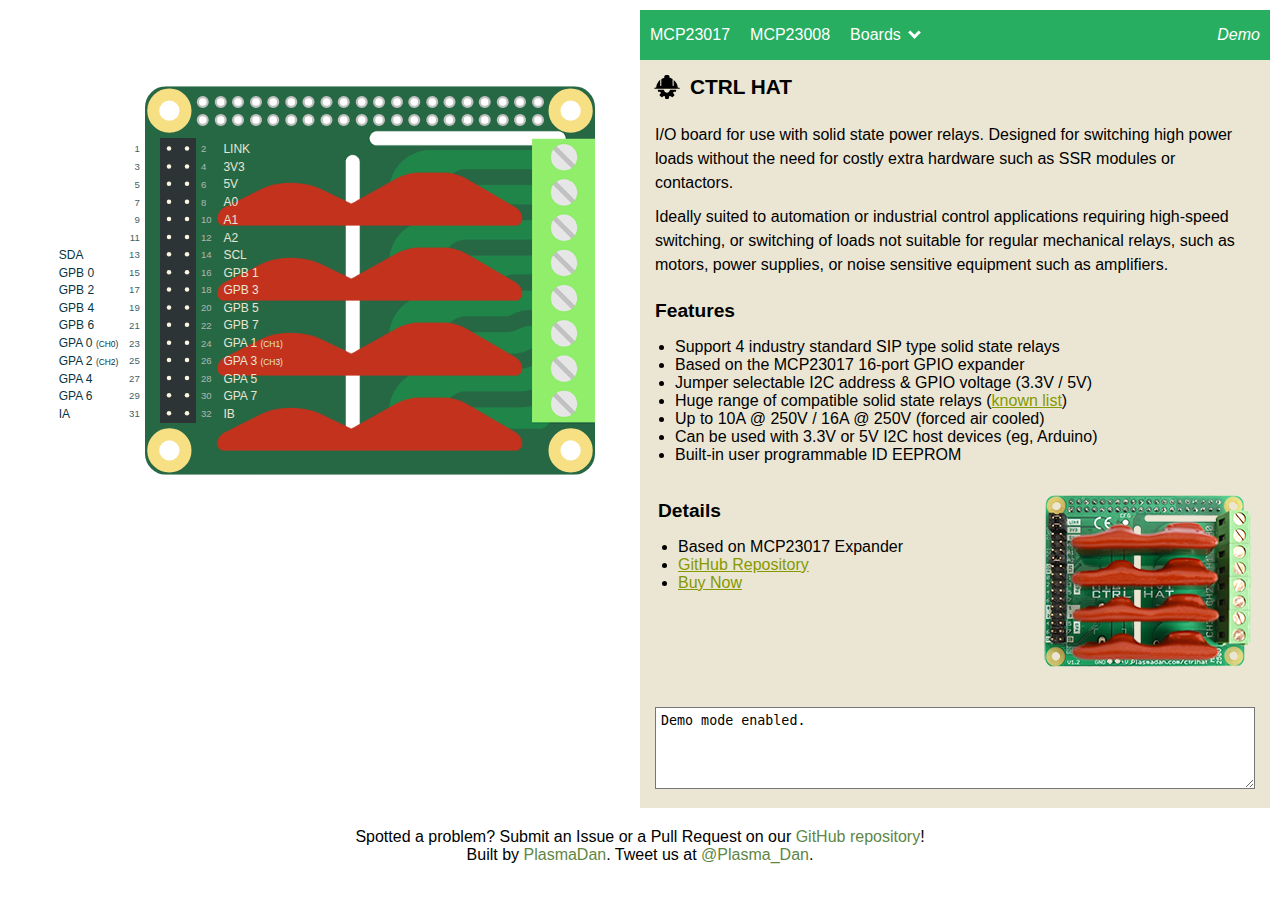
<file: ctrlhat/index.html>
<!doctype html>
<html lang="en">
<head>
    <meta http-equiv="content-type" content="text/html; charset=utf-8">
    <meta name="viewport" content="width=device-width, initial-scale=1">
    <title>CTRL HAT - Interactive UI &amp; Pinout Guide</title>
    
    <!-- Icons -->
    <link rel="apple-touch-icon" sizes="180x180" href="../gui/src/icons/apple-touch-icon.png">
    <link rel="icon" type="image/png" sizes="32x32" href="../gui/src/icons/favicon-32x32.png">
    <link rel="icon" type="image/png" sizes="16x16" href="../gui/src/icons/favicon-16x16.png">
    <link rel="mask-icon" href="../gui/src/icons/safari-pinned-tab.svg" color="#5bbad5">
    <link rel="shortcut icon" href="../gui/src/icons/favicon.ico">
    <meta name="msapplication-TileColor" content="#00aba9">
    <meta name="msapplication-config" content="/browserconfig.xml">
    <meta name="application-name" content="CTRL HAT">
    <meta name="apple-mobile-web-app-title" content="CTRL HAT">
    <meta name="apple-mobile-web-app-capable" content="yes">
    <meta name="mobile-web-app-capable" content="yes">
    <meta name="theme-color" content="#ffffff">
    
    <!-- Search Engine -->
    <meta name="description" content="A Raspberry Pi HAT I/O board designed for use with Crydom style SIP PCB mounted solid state relays, ideally suited to automation or industrial control applications.">
    <meta name="image" content="https://io.plasmadan.com/img/ctrl-hat-gui.gif">
    
    <!-- Social -->
    <meta property="og:title" content="CTRL HAT - Interactive UI &amp; Pinout Guide">
    <meta property="og:description" content="A Raspberry Pi HAT I/O board designed for use with Crydom style SIP PCB mounted solid state relays, ideally suited to automation or industrial control applications.">
    <meta property="og:image" content="https://io.plasmadan.com/img/ctrl-hat-gui.gif">
    <meta property="og:url" content="https://io.plasmadan.com/ctrlhat/">
    <meta property="og:site_name" content="HAT-GUI">
    <meta property="og:type" content="website">
    <meta property="fb:app_id" content="1358018434372544">
    <meta name="twitter:card" content="summary_large_image">
    <meta name="twitter:image:alt" content="HAT-GUI - Interactive UI &amp; Pinout Guide">
    <meta name="twitter:site" content="@Plasma_Dan">
    
    <link href="../gui/src/css/style.css" rel="stylesheet">
    <link href="../gui/ctrlhat/style.css" rel="stylesheet">
    <script src="https://cdnjs.cloudflare.com/ajax/libs/jquery/1.12.4/jquery.min.js"></script>
</head>
<body>
    <!-- Demo mode -->
    <input id="demo_mode" type="hidden" value="true">
    
    <!-- Button mode -->
    <input id="button_mode" type="hidden" value="true">
    
    <!-- Settings -->
    <input id="directory" type="hidden" value="/">
    <input id="pin_base" type="hidden" value="100">
    <input id="extension" type="hidden" value="mcp23017">
    <div class="container">
        <div class="float wrapper">
            <div class="orientation">
                <div class="board">
                    <div class="header">
                        <ul><li></li><li></li><li></li><li></li><li></li><li></li><li></li><li></li><li></li><li></li><li></li><li></li><li></li><li></li><li></li><li></li><li></li><li></li><li></li><li></li><li></li><li></li><li></li><li></li><li></li><li></li><li></li><li></li><li></li><li></li><li></li><li></li><li></li><li></li><li></li><li></li><li></li><li></li><li></li><li></li></ul>
                    </div>
                    <div class="pinout">
                        <div class="gpiobase">
                            <div class="io gpios">
                                <ul>
                                    <li class="pin1 link"><a href="#" data-pin="1" data-guide="link" data-name="LINK (Solid State Relay Power Jumper)"><span class="num">1</span><span class="pin"></span></a></li>
                                    <li class="pin2 link"><a href="#" data-pin="2" data-guide="link" data-name="LINK (Solid State Relay Power Jumper)"><span class="num">2</span> LINK<span class="pin"></span></a></li>
                                    <li class="pin3 3v3"><a href="#" data-pin="3" data-guide="3v3" data-name="3V3 (3.3V GPIO Selection Jumper)"><span class="num">3</span><span class="pin"></span></a></li>
                                    <li class="pin4 3v3"><a href="#" data-pin="4" data-guide="3v3" data-name="3V3 (3.3V GPIO Selection Jumper)"><span class="num">4</span> 3V3<span class="pin"></span></a></li>
                                    <li class="pin5 5v"><a href="#" data-pin="5" data-guide="5v" data-name="5V (5V GPIO Selection Jumper)"><span class="num">5</span><span class="pin"></span></a></li>
                                    <li class="pin6 5v"><a href="#" data-pin="6" data-guide="5v" data-name="5V (5V GPIO Selection Jumper)"><span class="num">6</span> 5V<span class="pin"></span></a></li>
                                    <li class="pin7 i2c-a0"><a href="#" data-pin="7" data-guide="i2c-a0" data-mode="i2c" data-name="A0 (I&sup2;C Address Selection Jumper)"><span class="num">7</span><span class="pin"></span></a></li>
                                    <li class="pin8 i2c-a0"><a href="#" data-pin="8" data-guide="i2c-a0" data-mode="i2c" data-name="A0 (I&sup2;C Address Selection Jumper)"><span class="num">8</span> A0<span class="pin"></span></a></li>
                                    <li class="pin9 i2c-a1"><a href="#" data-pin="9" data-guide="i2c-a1" data-mode="i2c" data-name="A1 (I&sup2;C Address Selection Jumper)"><span class="num">9</span><span class="pin"></span></a></li>
                                    <li class="pin10 i2c-a1"><a href="#" data-pin="10" data-guide="i2c-a1" data-mode="i2c" data-name="A1 (I&sup2;C Address Selection Jumper)"><span class="num">10</span> A1<span class="pin"></span></a></li>
                                    <li class="pin11 i2c-a2"><a href="#" data-pin="11" data-guide="i2c-a2" data-mode="i2c" data-name="A2 (I&sup2;C Address Selection Jumper)"><span class="num">11</span><span class="pin"></span></a></li>
                                    <li class="pin12 i2c-a2"><a href="#" data-pin="12" data-guide="i2c-a2" data-mode="i2c" data-name="A2 (I&sup2;C Address Selection Jumper)"><span class="num">12</span> A2<span class="pin"></span></a></li>
                                    <li class="pin13"><a href="#" data-pin="13" data-name="SDA (I&sup2;C DATA)"><span class="num">13</span> SDA<span class="pin"></span></a></li>
                                    <li class="pin14"><a href="#" data-pin="14" data-name="SCL (I&sup2;C CLOCK)"><span class="num">14</span> SCL<span class="pin"></span></a></li>
                                    <li class="pin15 gpio8"><a href="#" data-pin="15" data-mode="out" data-gpio="8" data-logic="0" data-name="GPB 0"><span class="num">15</span> GPB 0<span class="pin"></span></a></li>
                                    <li class="pin16 gpio9"><a href="#" data-pin="16" data-mode="out" data-gpio="9" data-logic="0" data-name="GPB 1"><span class="num">16</span> GPB 1<span class="pin"></span></a></li>
                                    <li class="pin17 gpio10"><a href="#" data-pin="17" data-mode="out" data-gpio="10" data-logic="0" data-name="GPB 2"><span class="num">17</span> GPB 2<span class="pin"></span></a></li>
                                    <li class="pin18 gpio11"><a href="#" data-pin="18" data-mode="out" data-gpio="11" data-logic="0" data-name="GPB 3"><span class="num">18</span> GPB 3<span class="pin"></span></a></li>
                                    <li class="pin19 gpio12"><a href="#" data-pin="19" data-mode="out" data-gpio="12" data-logic="0" data-name="GPB 4"><span class="num">19</span> GPB 4<span class="pin"></span></a></li>
                                    <li class="pin20 gpio13"><a href="#" data-pin="20" data-mode="out" data-gpio="13" data-logic="0" data-name="GPB 5"><span class="num">20</span> GPB 5<span class="pin"></span></a></li>
                                    <li class="pin21 gpio14"><a href="#" data-pin="21" data-mode="out" data-gpio="14" data-logic="0" data-name="GPB 6"><span class="num">21</span> GPB 6<span class="pin"></span></a></li>
                                    <li class="pin22 gpio15"><a href="#" data-pin="22" data-mode="out" data-gpio="15" data-logic="0" data-name="GPB 7"><span class="num">22</span> GPB 7<span class="pin"></span></a></li>
                                    <li class="pin23 gpio0 relay0 led0"><a href="#" data-pin="23" data-mode="out" data-gpio="0" data-logic="0" data-name="GPA 0 (Solid State Relay CH0)"><span class="num">23</span> GPA 0 <small>(CH0)</small><span class="pin"></span></a></li>
                                    <li class="pin24 gpio1 relay1 led1"><a href="#" data-pin="24" data-mode="out" data-gpio="1" data-logic="0" data-name="GPA 1 (Solid State Relay CH1)"><span class="num">24</span> GPA 1 <small>(CH1)</small><span class="pin"></span></a></li>
                                    <li class="pin25 gpio2 relay2 led2"><a href="#" data-pin="25" data-mode="out" data-gpio="2" data-logic="0" data-name="GPA 2 (Solid State Relay CH2)"><span class="num">25</span> GPA 2 <small>(CH2)</small><span class="pin"></span></a></li>
                                    <li class="pin26 gpio3 relay3 led3"><a href="#" data-pin="26" data-mode="out" data-gpio="3" data-logic="0" data-name="GPA 3 (Solid State Relay CH3)"><span class="num">26</span> GPA 3 <small>(CH3)</small><span class="pin"></span></a></li>
                                    <li class="pin27 gpio4"><a href="#" data-pin="27" data-mode="out" data-gpio="4" data-logic="0" data-name="GPA 4"><span class="num">27</span> GPA 4<span class="pin"></span></a></li>
                                    <li class="pin28 gpio5"><a href="#" data-pin="28" data-mode="out" data-gpio="5" data-logic="0" data-name="GPA 5"><span class="num">28</span> GPA 5<span class="pin"></span></a></li>
                                    <li class="pin29 gpio6"><a href="#" data-pin="29" data-mode="out" data-gpio="6" data-logic="0" data-name="GPA 6"><span class="num">29</span> GPA 6<span class="pin"></span></a></li>
                                    <li class="pin30 gpio7"><a href="#" data-pin="30" data-mode="out" data-gpio="7" data-logic="0" data-name="GPA 7"><span class="num">30</span> GPA 7<span class="pin"></span></a></li>
                                    <li class="pin31"><a href="#" data-pin="31" data-name="Interrupt A"><span class="num">31</span> IA<span class="pin"></span></a></li>
                                    <li class="pin32"><a href="#" data-pin="32" data-name="Interrupt B"><span class="num">32</span> IB<span class="pin"></span></a></li>
                                </ul>
                            </div>
                        </div>
                    </div>
                    <div class="overlay">
                        <div class="pin23 relay0 dynamic-overlay"></div>
                        <div class="pin23 led0 dynamic-led"></div>
                        <div class="pin24 relay1 dynamic-overlay"></div>
                        <div class="pin24 led1 dynamic-led"></div>
                        <div class="pin25 relay2 dynamic-overlay"></div>
                        <div class="pin25 led2 dynamic-led"></div>
                        <div class="pin26 relay3 dynamic-overlay"></div>
                        <div class="pin26 led3 dynamic-led"></div>
                    </div>
                </div>
            </div>
        </div>
        <div class="page">
            <ul class="menu">
                <li><a href="/">MCP23017</a>
                <li><a href="/MCP23008/">MCP23008</a>
                <li class="dropdown">
                    <a href="javascript:void(0)" class="dropbtn">Boards <i class="caret"></i></a>
                    <div class="dropdown-content">
                        <a href="/30arelayhat/">30A Relay HAT</a>
                        <a href="/appliancehat/">Appliance HAT</a>
                        <a href="/appliancehatmini/">Appliance HAT Mini</a>
                        <a class="active" href="/ctrlhat/">CTRL HAT</a>
                    </div>
                </li>
                <li class="demo_label"><a href="#">Demo<span class="demo_tooltip">Test environment to demo the GUI without a Raspberry Pi.</span></a>
            </ul>
            <div class="page-wrapper">
                <div class="intro">
                    <h1>CTRL HAT</h1><span class="connection">0x20</span>
                    <p>I/O board for use with solid state power relays. Designed for switching high power loads without the need for costly extra hardware such as SSR modules or contactors.</p>
                    <p>Ideally suited to automation or industrial control applications requiring high-speed switching, or switching of loads not suitable for regular mechanical relays, such as motors, power supplies, or noise sensitive equipment such as amplifiers.</p>
                    <h2>Features</h2>
                    <ul>
                        <li>Support 4 industry standard SIP type solid state relays</li>
                        <li>Based on the MCP23017 16-port GPIO expander</li>
                        <li>Jumper selectable I2C address &amp; GPIO voltage (3.3V / 5V)</li>
                        <li>Huge range of compatible solid state relays (<a href="https://github.com/plasmadancom/CTRL-HAT#known-compatible-solid-state-relays">known list</a>)</li>
                        <li>Up to 10A @ 250V / 16A @ 250V (forced air cooled)</li>
                        <li>Can be used with 3.3V or 5V I2C host devices (eg, Arduino)</li>
                        <li>Built-in user programmable ID EEPROM</li>
                    </ul>
                    <table class="details">
                        <tbody>
                            <tr>
                                <td>
                                    <h2>Details</h2>
                                    <ul>
                                        <li>Based on MCP23017 Expander</li>
                                        <li><a href="https://github.com/plasmadancom/CTRL-HAT">GitHub Repository</a></li>
                                        <li><a href="https://plasmadan.com/ctrlhat">Buy Now</a></li>
                                    </ul>
                                </td>
                                <td>
                                    <img src="../gui/ctrlhat/img/board.png" alt="CTRL HAT">
                                </td>
                            </tr>
                        </tbody>
                    </table>
                </div>
                <div class="guides">
                    
                    <!-- Placeholder gpio pin data -->
                    <div class="guide pindata">
                        <h3 class="pinname"></h3>
                        <ul>
                            <li>Physical pin <span class="physpin"></span></li>
                            <li class="pinstatus">WiringPi pin <span class="io"></span></li>
                            <li class="pinstatus">Currently <span class="status-wrapper"><span class="status"></span><span class="logic"></span>, </span><span class="mode"></span></li>
                        </ul>
                        
                        <!-- Toggle buttons -->
                        <a href="#" class="button toggle output-toggle" data-gpio="8">Toggle Output</a>
                        <a href="#" class="button toggle toggle-all">All On</a>
                        <a href="#" class="button toggle toggle-all off">All Off</a>
                    </div>
                    
                    <!-- WiringPi guide -->
                    <div class="guide interactive">
                        <h3>WiringPi Guide</h3>
                        <h4>Read</h4>
                        <pre>gpio -x mcp23017:<span class="pinbase" title="Pin Base">100</span>:<span class="i2c_addr" title="I&sup2;C Address">0x20</span> read <span class="io">108</span></pre>
                        <h4>Write</h4>
                        <pre>gpio -x mcp23017:<span class="pinbase" title="Pin Base">100</span>:<span class="i2c_addr" title="I&sup2;C Address">0x20</span> mode <span class="io">108</span> out<br>gpio -x mcp23017:<span class="pinbase" title="Pin Base">100</span>:<span class="i2c_addr" title="I&sup2;C Address">0x20</span> write <span class="io">108</span> 1</pre>
                    </div>
                    
                    <!-- VDD guide -->
                    <div class="guide vdd">
                        <ul>
                            <li>Operating voltage: - 1.8V to 5.5V</li>
                            <li>Maximum current into VDD pin: 125mA</li>
                        </ul>
                    </div>
                    
                    <!-- VSS guide -->
                    <div class="guide vss">
                        <ul>
                            <li>Maximum current out of VSS pin: 150mA</li>
                        </ul>
                    </div>
                    
                    <!-- I2C address selection guide -->
                    <div class="guide i2c-a0 i2c-a1 i2c-a2">
                        <h3>Address Selection</h3>
                        <table class="i2c-table">
                            <thead>
                                <tr>
                                    <th>Address</th>
                                    <th>A2</th>
                                    <th>A1</th>
                                    <th>A0</th>
                                </tr>
                            </thead>
                            <tbody>
                                <tr>
                                    <td><a href="?i2c=0x20">0x20</a></td>
                                    <td></td>
                                    <td></td>
                                    <td></td>
                                </tr>
                                <tr>
                                    <td><a href="?i2c=0x21">0x21</a></td>
                                    <td></td>
                                    <td></td>
                                    <td>&squf;</td>
                                </tr>
                                <tr>
                                    <td><a href="?i2c=0x22">0x22</a></td>
                                    <td></td>
                                    <td>&squf;</td>
                                    <td></td>
                                </tr>
                                <tr>
                                    <td><a href="?i2c=0x23">0x23</a></td>
                                    <td></td>
                                    <td>&squf;</td>
                                    <td>&squf;</td>
                                </tr>
                                <tr>
                                    <td><a href="?i2c=0x24">0x24</a></td>
                                    <td>&squf;</td>
                                    <td></td>
                                    <td></td>
                                </tr>
                                <tr>
                                    <td><a href="?i2c=0x25">0x25</a></td>
                                    <td>&squf;</td>
                                    <td></td>
                                    <td>&squf;</td>
                                </tr>
                                <tr>
                                    <td><a href="?i2c=0x26">0x26</a></td>
                                    <td>&squf;</td>
                                    <td>&squf;</td>
                                    <td></td>
                                </tr>
                                <tr>
                                    <td><a href="?i2c=0x27">0x27</a></td>
                                    <td>&squf;</td>
                                    <td>&squf;</td>
                                    <td>&squf;</td>
                                </tr>
                            </tbody>
                        </table>
                    </div>

                    <!-- Link jumper -->
                    <div class="guide link">
                        <h3>Isolating the Relays</h3>
                        <p>Removing the LINK jumper will disconnect 5V power to the relays. This allows you to power the relays independently, but also gives you the option to use solid state relays with other DC control voltages (up to 30V). This opens up a huge range of additional compatible solid state relays for use with your project.</p>
                    </div>
                    
                    <!-- 3v3 jumper -->
                    <div class="guide 3v3">
                        <h3>GPIO Voltage</h3>
                        <p>The 3V3 Jumper is used to drive the GPIO expander voltage to 3V3.</p>
                        <p>To use with Arduino or any other 5V device the 3V3 jumper must be moved to 5V.</p>
                    </div>
                    
                    <!-- 5v jumper -->
                    <div class="guide 5v">
                        <h3>GPIO Voltage</h3>
                        <p>The 5V Jumper is used to drive the GPIO expander voltage to 5V.</p>
                        <p>Select this jumper to use with Arduino or any other 5V device and use the SDA &amp; SDL breakout pins for I2C communication.</p>
                    </div>
                </div>
            </div>
            
            <!-- System log area -->
            <textarea class="log hide" placeholder="System log..." readonly></textarea>
        </div>
    </div>
    <div class="footer">
        <p>Spotted a problem? Submit an Issue or a Pull Request on our <a href="https://github.com/plasmadancom/HAT-GUI">GitHub repository</a>!</p>
        <p>Built by <a href="https://plasmadan.com">PlasmaDan</a>. Tweet us at <a href="https://twitter.com/Plasma_Dan">@Plasma_Dan</a>.</p>
    </div>
    <script src="../gui/src/js/scripts.js"></script>
</body>
</html>
</file>
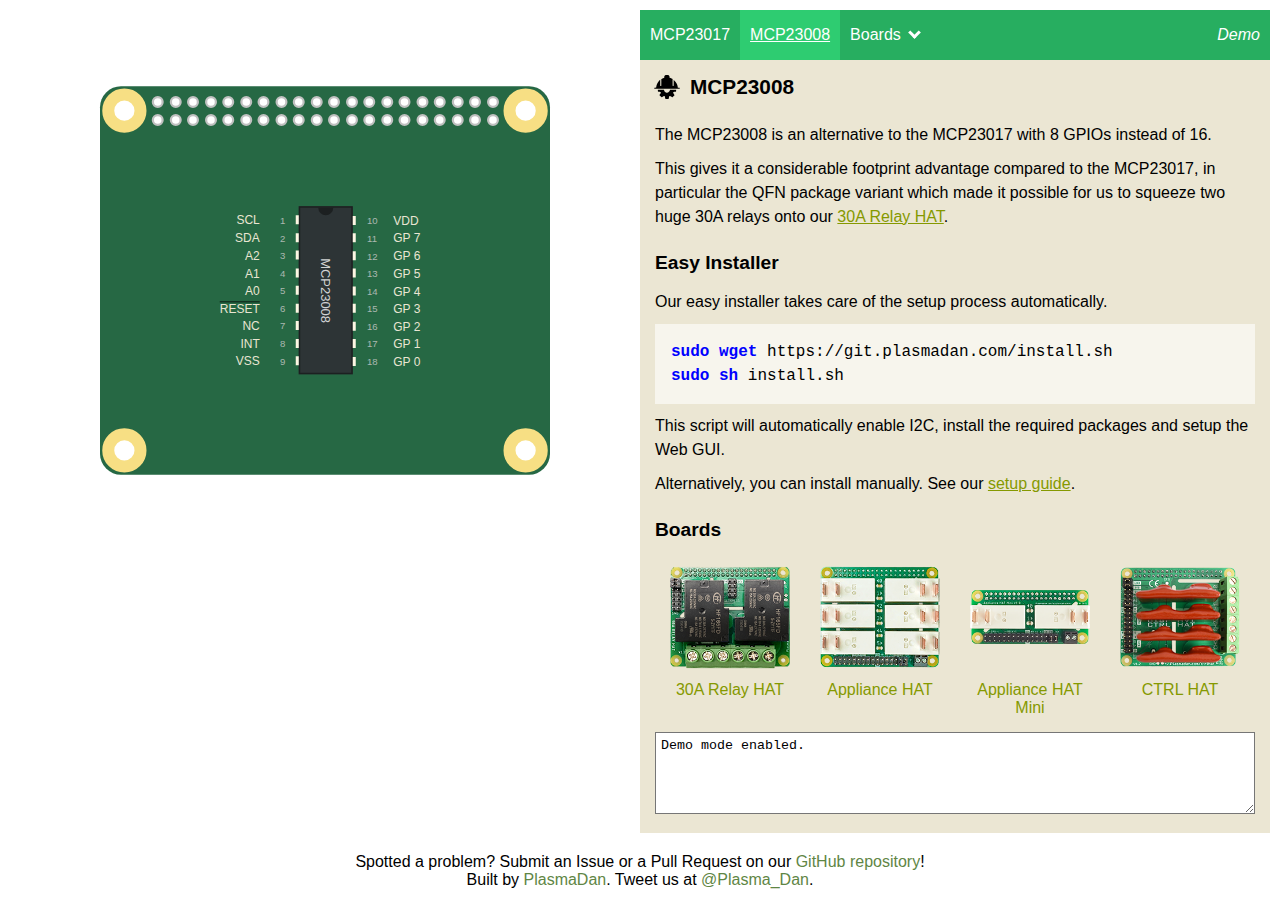
<file: MCP23008/index.html>
<!doctype html>
<html lang="en">
<head>
    <meta http-equiv="content-type" content="text/html; charset=utf-8">
    <meta name="viewport" content="width=device-width, initial-scale=1">
    <title>MCP23008 - Interactive UI &amp; Pinout Guide</title>
    
    <!-- Search Engine -->
    <meta name="description" content="The MCP23008 is an alternative to the MCP23017 with 8 GPIOs instead of 16. Since it works the same way and is supported in WiringPi we've added it here.">
    <meta name="image" content="https://io.plasmadan.com/img/hat-gui-mcp23008.gif">
    
    <!-- Social -->
    <meta property="og:title" content="MCP23008 - Interactive UI &amp; Pinout Guide">
    <meta property="og:description" content="The MCP23008 is an alternative to the MCP23017 with 8 GPIOs instead of 16. Since it works the same way and is supported in WiringPi we've added it here.">
    <meta property="og:image" content="https://io.plasmadan.com/img/hat-gui-mcp23008.gif">
    <meta property="og:url" content="https://io.plasmadan.com/MCP23008/">
    <meta property="og:site_name" content="HAT-GUI">
    <meta property="og:type" content="website">
    <meta property="fb:app_id" content="1358018434372544">
    <meta name="twitter:card" content="summary_large_image">
    <meta name="twitter:image:alt" content="HAT-GUI - Interactive UI &amp; Pinout Guide">
    <meta name="twitter:site" content="@Plasma_Dan">
    
    <link href="../gui/src/css/style.css" rel="stylesheet">
    <link href="../gui/MCP23008/style.css" rel="stylesheet">
    <script src="https://cdnjs.cloudflare.com/ajax/libs/jquery/1.12.4/jquery.min.js"></script>
</head>
<body>
    <!-- Demo mode -->
    <input id="demo_mode" type="hidden" value="true">
    
    <!-- Settings -->
    <input id="directory" type="hidden" value="/">
    <input id="pin_base" type="hidden" value="100">
    <input id="extension" type="hidden" value="mcp23008">
    <div class="container">
        <div class="float wrapper">
            <div class="orientation">
                <div class="board">
                    <div class="header">
                        <ul><li></li><li></li><li></li><li></li><li></li><li></li><li></li><li></li><li></li><li></li><li></li><li></li><li></li><li></li><li></li><li></li><li></li><li></li><li></li><li></li><li></li><li></li><li></li><li></li><li></li><li></li><li></li><li></li><li></li><li></li><li></li><li></li><li></li><li></li><li></li><li></li><li></li><li></li><li></li><li></li></ul>
                    </div>
                    <div class="pinout">
                        <div class="gpiobase">
                            <div class="io">
                                <ul>
                                    <li class="pin1"><a href="#" data-pin="1" data-name="SCL (I&sup2;C CLOCK)"><span class="num">1</span> SCL<span class="pin"></span></a></li>
                                    <li class="pin2"><a href="#" data-pin="2" data-name="SDA (I&sup2;C DATA)"><span class="num">2</span> SDA<span class="pin"></span></a></li>
                                    <li class="pin3 i2c-a2"><a href="#" data-pin="3" data-guide="i2c-a2" data-mode="i2c" data-name="A2 I&sup2;C Address Selection)"><span class="num">3</span> A2<span class="pin"></span></a></li>
                                    <li class="pin4 i2c-a1"><a href="#" data-pin="4" data-guide="i2c-a1" data-mode="i2c" data-name="A1 I&sup2;C Address Selection)"><span class="num">4</span> A1<span class="pin"></span></a></li>
                                    <li class="pin5 i2c-a0"><a href="#" data-pin="5" data-guide="i2c-a0" data-mode="i2c" data-name="A0 I&sup2;C Address Selection)"><span class="num">5</span> A0<span class="pin"></span></a></li>
                                    <li class="pin6 reset"><a href="#" data-pin="6" data-guide="reset" data-name="Reset"><span class="num">6</span> RESET<span class="pin"></span></a></li>
                                    <li class="pin7"><a href="#" data-pin="7" data-name="NC"><span class="num">7</span> NC<span class="pin"></span></a></li>
                                    <li class="pin8 interrupt"><a href="#" data-pin="8" data-guide="interrupt" data-name="Interupt"><span class="num">8</span> INT<span class="pin"></span></a></li>
                                    <li class="pin9 vss"><a href="#" data-pin="9" data-guide="vss" data-name="VSS"><span class="num">9</span> VSS<span class="pin"></span></a></li>
                                    <li class="pin10 vdd"><a href="#" data-pin="10" data-guide="vdd" data-name="VDD"><span class="num">10</span> VDD<span class="pin"></span></a></li>
                                    <li class="pin11 gpio7"><a href="#" data-pin="11" data-mode="out" data-gpio="7" data-logic="0" data-name="GP 7"><span class="num">11</span> GP 7<span class="pin"></span></a></li>
                                    <li class="pin12 gpio6"><a href="#" data-pin="12" data-mode="out" data-gpio="6" data-logic="0" data-name="GP 6"><span class="num">12</span> GP 6<span class="pin"></span></a></li>
                                    <li class="pin13 gpio5"><a href="#" data-pin="13" data-mode="out" data-gpio="5" data-logic="0" data-name="GP 5"><span class="num">13</span> GP 5<span class="pin"></span></a></li>
                                    <li class="pin14 gpio4"><a href="#" data-pin="14" data-mode="out" data-gpio="4" data-logic="0" data-name="GP 4"><span class="num">14</span> GP 4<span class="pin"></span></a></li>
                                    <li class="pin15 gpio3"><a href="#" data-pin="15" data-mode="out" data-gpio="3" data-logic="0" data-name="GP 3"><span class="num">15</span> GP 3<span class="pin"></span></a></li>
                                    <li class="pin16 gpio2"><a href="#" data-pin="16" data-mode="out" data-gpio="2" data-logic="0" data-name="GP 2"><span class="num">16</span> GP 2<span class="pin"></span></a></li>
                                    <li class="pin17 gpio1"><a href="#" data-pin="17" data-mode="out" data-gpio="1" data-logic="0" data-name="GP 1"><span class="num">17</span> GP 1<span class="pin"></span></a></li>
                                    <li class="pin18 gpio0"><a href="#" data-pin="18" data-mode="out" data-gpio="0" data-logic="0" data-name="GP 0"><span class="num">18</span> GP 0<span class="pin"></span></a></li>
                                </ul>
                            </div>
                        </div>
                    </div>
                    <div class="overlay">
                    </div>
                </div>
            </div>
        </div>
        <div class="page">
            <ul class="menu">
                <li><a href="/">MCP23017</a>
                <li class="active"><a href="/MCP23008/">MCP23008</a>
                <li class="dropdown">
                    <a href="javascript:void(0)" class="dropbtn">Boards <i class="caret"></i></a>
                    <div class="dropdown-content">
                        <a href="/30arelayhat/">30A Relay HAT</a>
                        <a href="/appliancehat/">Appliance HAT</a>
                        <a href="/appliancehatmini/">Appliance HAT Mini</a>
                        <a href="/ctrlhat/">CTRL HAT</a>
                    </div>
                </li>
                <li class="demo_label"><a href="#">Demo<span class="demo_tooltip">Test environment to demo the GUI without a Raspberry Pi.</span></a>
            </ul>
            <div class="page-wrapper">
                <div class="intro">
                    <h1>MCP23008</h1><span class="connection">0x20</span>
                    <p>The MCP23008 is an alternative to the MCP23017 with 8 GPIOs instead of 16.</p>
                    <p>This gives it a considerable footprint advantage compared to the MCP23017, in particular the QFN package variant which made it possible for us to squeeze two huge 30A relays onto our <a href="/30arelayhat/">30A Relay HAT</a>.</p>
                    <h2>Easy Installer</h2>
                    <p>Our easy installer takes care of the setup process automatically.</p>
                    <pre class="bash">
<span class="code-highlight">sudo wget</span> https://git.plasmadan.com/install.sh
<span class="code-highlight">sudo sh</span> install.sh</pre>
                    <p>This script will automatically enable I2C, install the required packages and setup the Web GUI.</p>
                    <p>Alternatively, you can install manually. See our <a href="https://github.com/plasmadancom/HAT-GUI#setup-guide">setup guide</a>.</p>
                    <h2>Boards</h2>
                    <ul class="boards">
                        <li><a href="/30arelayhat/"><img src="../gui/30arelayhat/img/board.png" alt="30A Relay HAT"><span>30A Relay HAT</span></a></li>
                        <li><a href="/appliancehat/"><img src="../gui/appliancehat/img/board.png" alt="Appliance HAT"><span>Appliance HAT</span></a></li>
                        <li><a href="/appliancehatmini/"><img src="../gui/appliancehatmini/img/board.png" alt="Appliance HAT Mini"><span>Appliance HAT Mini</span></a></li>
                        <li><a href="/ctrlhat/"><img src="../gui/ctrlhat/img/board.png" alt="CTRL HAT"><span>CTRL HAT</span></a></li>
                    </ul>
                </div>
                <div class="guides">
                    
                    <!-- Placeholder gpio pin data -->
                    <div class="guide pindata">
                        <h3 class="pinname"></h3>
                        <ul>
                            <li>Physical pin <span class="physpin"></span></li>
                            <li class="pinstatus">WiringPi pin <span class="io"></span></li>
                            <li class="pinstatus">Currently <span class="status-wrapper"><span class="status"></span><span class="logic"></span>, </span><span class="mode"></span></li>
                        </ul>
                        
                        <!-- Toggle buttons -->
                        <a href="#" class="button toggle output-toggle" data-gpio="8">Toggle Output</a>
                        <a href="#" class="button toggle toggle-all">All On</a>
                        <a href="#" class="button toggle toggle-all off">All Off</a>
                    </div>
                    
                    <!-- WiringPi guide -->
                    <div class="guide interactive">
                        <h3>WiringPi Guide</h3>
                        <h4>Read</h4>
                        <pre>gpio -x mcp23008:<span class="pinbase" title="Pin Base">100</span>:<span class="i2c_addr" title="I&sup2;C Address">0x20</span> read <span class="io">108</span></pre>
                        <h4>Write</h4>
                        <pre>gpio -x mcp23008:<span class="pinbase" title="Pin Base">100</span>:<span class="i2c_addr" title="I&sup2;C Address">0x20</span> mode <span class="io">108</span> out<br>gpio -x mcp23008:<span class="pinbase" title="Pin Base">100</span>:<span class="i2c_addr" title="I&sup2;C Address">0x20</span> write <span class="io">108</span> 1</pre>
                    </div>
                    
                    <!-- VDD guide -->
                    <div class="guide vdd">
                        <ul>
                            <li>Operating voltage: - 1.8V to 5.5V</li>
                            <li>Maximum current into VDD pin: 125mA</li>
                        </ul>
                    </div>
                    
                    <!-- VSS guide -->
                    <div class="guide vss">
                        <ul>
                            <li>Maximum current out of VSS pin: 150mA</li>
                        </ul>
                    </div>
                    
                    <!-- I2C address selection guide -->
                    <div class="guide i2c-a0 i2c-a1 i2c-a2">
                        <h3>Address Selection</h3>
                        <table class="i2c-table">
                            <thead>
                                <tr>
                                    <th>Address</th>
                                    <th>A2</th>
                                    <th>A1</th>
                                    <th>A0</th>
                                </tr>
                            </thead>
                            <tbody>
                                <tr>
                                    <td><a href="?i2c=0x20">0x20</a></td>
                                    <td></td>
                                    <td></td>
                                    <td></td>
                                </tr>
                                <tr>
                                    <td><a href="?i2c=0x21">0x21</a></td>
                                    <td></td>
                                    <td></td>
                                    <td>&squf;</td>
                                </tr>
                                <tr>
                                    <td><a href="?i2c=0x22">0x22</a></td>
                                    <td></td>
                                    <td>&squf;</td>
                                    <td></td>
                                </tr>
                                <tr>
                                    <td><a href="?i2c=0x23">0x23</a></td>
                                    <td></td>
                                    <td>&squf;</td>
                                    <td>&squf;</td>
                                </tr>
                                <tr>
                                    <td><a href="?i2c=0x24">0x24</a></td>
                                    <td>&squf;</td>
                                    <td></td>
                                    <td></td>
                                </tr>
                                <tr>
                                    <td><a href="?i2c=0x25">0x25</a></td>
                                    <td>&squf;</td>
                                    <td></td>
                                    <td>&squf;</td>
                                </tr>
                                <tr>
                                    <td><a href="?i2c=0x26">0x26</a></td>
                                    <td>&squf;</td>
                                    <td>&squf;</td>
                                    <td></td>
                                </tr>
                                <tr>
                                    <td><a href="?i2c=0x27">0x27</a></td>
                                    <td>&squf;</td>
                                    <td>&squf;</td>
                                    <td>&squf;</td>
                                </tr>
                            </tbody>
                        </table>
                    </div>
                </div>
            </div>
            
            <!-- System log area -->
            <textarea class="log hide" placeholder="System log..." readonly></textarea>
        </div>
    </div>
    <div class="footer">
        <p>Spotted a problem? Submit an Issue or a Pull Request on our <a href="https://github.com/plasmadancom/HAT-GUI">GitHub repository</a>!</p>
        <p>Built by <a href="https://plasmadan.com">PlasmaDan</a>. Tweet us at <a href="https://twitter.com/Plasma_Dan">@Plasma_Dan</a>.</p>
    </div>
    <script src="../gui/src/js/scripts.js"></script>
</body>
</html>
</file>
<file: gui/src/css/style.css>
body, ul, li, a, p {
    margin: 0;
    padding: 0;
    font-size: 16px;
    text-decoration: none;
}

html {
    width: 100%;
    height: 100%;
}

body {
    min-width: 320px;
    max-width: 1600px;
    margin: 0 auto;
    text-align: center;
    font-family: Arial, "Helvetica Neue", Helvetica, sans-serif;
    font-weight: 500;
}

.container {
    position: relative;
    text-align: center;
    padding: 10px 10px 0;
}

.wrapper {
    overflow: hidden;
}

.float {
    float: left;
    width: 50%;
}

.board {
    position: relative;
    text-align: left;
    padding: 0 10px 10px 10px;
    width: 600px;
    height: 600px;
    font-size: 1.2em;
    transform: translate(-50%, 0) scale(0.5);
    transform-origin: center;
    left: 50%;
}

.board:before {
    content: " ";
    position: absolute;
    width: 600px;
    height: 518px;
    z-index: -1;
    border-radius: 28px;
    background-color: #266844;
}

.pinout, .overlay {
    position: relative;
    width: 300px;
    height: 518px;
    float: left;
}

.pinout:before, .pinout:after, .overlay:before, .overlay:after {
    content: '';
    display: block;
    width: 27px;
    height: 27px;
    background: #fff;
    border-radius: 50%;
    border: 16px solid #f7df84;
    position: absolute;
    top: 3px;
    left: 3px;
}

.pinout:after, .overlay:after {
    top: auto;
    bottom: 3px;
}

.overlay:before, .overlay:after {
    left: auto;
    right: 3px;
}

.gpiobase {
    position: absolute;
    background: #2d3436;
    z-index: 1;
}

.io {
    position: relative;
}

.io ul {
    position: absolute;
    list-style: none;
    width: 48px;
    top: 3px;
}

.io a {
    display: block;
    position: relative;
    font-size: 1em;
    line-height: 23px;
    height: 22px;
    margin-bottom: 1.5px;
}

.io li {
    position: relative;
    display: block;
    width: 16px;
    height: 16px;
    margin: 0 7.5px 7.5px 0;
    float: left;
}

.io li a small {
    direction: ltr;
    unicode-bidi: embed;
    font-size: .7em;
}

.io .num {
    color: #073642;
    font-size: .8em;
    opacity: .8;
    text-indent: 0;
    position: absolute;
    left: 30px;
}

.io .pin {
    display: block;
    width: 16px;
    height: 16px;
    background: #2d3436;
    border: 1px solid transparent;
    border-radius: 50%;
    position: absolute;
    top: 2px;
    left: auto;
    right: 2px;
}

.io .pin:after {
    content: '';
    position: absolute;
    width: 6px;
    height: 6px;
    background: #fdf6e3;
    border-radius: 100%;
    top: 5px;
    left: 5px;
}

.gpios .on .pin {
    background: #c2321d;
}

.gpios .pullup .pin {
    background: #268bd2;
}

.gpios a:hover, .gpios .active a {
    background: #faf0e6;
    color: #063541 !important;
}

.gpios a:hover .num, .gpios .active .num {
    color: #073642 !important;
}

.gpios li:nth-child(odd) {
    text-indent: 68px;
    left: -140px;
}

.gpios li:nth-child(odd) a {
    direction: rtl;
    width: 158px;
    color: #063541;
    padding-left: 5px;
    border-top-right-radius: 13px;
    border-bottom-right-radius: 13px;
}

.gpios li:nth-child(odd) .num {
    text-align: right;
    left: auto;
    right: 38px;
}

.gpios li:nth-child(even) {
    left: 1px;
    text-indent: 60px;
}

.gpios li:nth-child(even) a {
    color: #e9e5d2;
    width: 150px;
    border-top-left-radius: 13px;
    border-bottom-left-radius: 13px;
}

.gpios li:nth-child(even) .num {
    color: #ccc;
}

.gpios li:nth-child(even) .pin {
    left: 2px;
    top: 2px;
}

.header {
    position: relative;
}

.header ul {
    position: absolute;
    list-style: none;
    width: 470px;
    top: 13px;
    left: 69px;
}

.header li {
    position: relative;
    display: block;
    width: 16px;
    height: 16px;
    margin: 0 7.5px 7.5px 0;
    float: left;
}

.header li:after {
    content: '';
    position: absolute;
    display: block;
    width: 10px;
    height: 10px;
    background: #fff;
    border: 3px solid silver;
    border-radius: 100%;
}

.overlay .dynamic-overlay {
    position: absolute;
    cursor: pointer;
}

.overlay .dynamic-led {
    position: absolute;
    display: none;
}

.overlay .on {
    display: block;
}

.overlay .selected {
    filter: drop-shadow(0 0 15px rgba(202, 255, 199, 1));
}

.page {
    vertical-align: top;
    text-align: left;
    margin: 0 auto 0 50%;
}

.page {
    position: relative;
    min-height: 480px;
    background: #ebe6d3;
    padding: 15px;
    z-index: 1;
}

.page .guide {
    display: none;
    margin-bottom: 10px;
}

.page .menu {
    background: #27ae60;
    margin: -15px -15px 15px;
}

.page .menu li {
    list-style: none;
    vertical-align: middle;
    display: inline-block;
}

.page .menu a {
    display: block;
    line-height: 50px;
    padding: 0 10px;
    color: #fff;
    text-decoration: none;
}

.page .menu a:hover, .page .menu .active a, .page .menu .dropdown:hover .dropbtn, .page .menu .dropdown .active {
    background: #2ecc71;
    text-decoration: underline;
}

.page .menu .caret {
    position: relative;
    border: solid #fff;
    border-width: 0 3px 3px 0;
    display: inline-block;
    padding: 3px;
    margin-left: 5px;
    transform: rotate(45deg);
    top: -3px;
}

.page .menu .dropdown-content {
    display: none;
    position: absolute;
    background: #fff;
    min-width: 160px;
    box-shadow: 0px 8px 16px 0px rgba(0,0,0,0.2);
    z-index: 1;
}

.page .menu .dropdown-content a {
    color: #333;
}

.page .menu .dropdown-content a:hover, .page .menu .dropdown-content .active {
    color: #fff;
}

.page .menu .dropdown:hover .dropdown-content {
    display: block;
}

.page h1 {
    position: relative;
    display: inline-block;
    font-size: 1.3em;
    font-weight: 700;
    margin-top: 0;
    padding-left: 35px;
}

.page h1:before {
    content: "";
    position: absolute;
    background: url(../icons/safari-pinned-tab.svg);
    background-size: 32px;
    background-repeat: no-repeat;
    width: 32px;
    height: 32px;
    left: -4px;
    top: -4px;
}

.page h2 {
    margin-top: 1.2em;
    font-size: 1.2em;
}

.page h3 {
    font-size: 1.4em;
}

.page h4 {
    font-size: 1.2em;
    font-weight: 700;
    margin: 0;
}

.connection {
    display: none;
    text-align: right;
    margin: 1px 0 0 15px;
    padding: 0 5px;
    vertical-align: middle;
    background: red;
    color: #fff;
    float: right;
}

.connected, .connection-error {
    display: inline-block;
}

.connected {
    background: green;
}

.page p, .page pre {
    margin-top: 10px;
    font-size: 1em;
    line-height: 150%;
}

.page pre {
    font-family: Consolas, monaco, monospace;
    white-space: pre-wrap;
}

.page pre:last-of-type {
    margin-bottom: 0;
}

.page .bash {
    font-family: monospace;
    padding: 16px;
    background-color: rgba(255, 255, 255, .6);
}

.page .code-highlight {
    color: blue;
    font-weight: bold;
}

.page a {
    color: #859900;
    text-decoration: underline;
}

.page a:hover {
    text-decoration: none;
}

.page ul {
    margin: 10px 0 10px 20px;
}

.page ul.boards {
    margin: 0;
}

.page .boards {
    list-style: none;
    text-align: center;
}

.page .boards li {
    width: 25%;
    min-width: 100px;
    float: left;
}

.page .boards img {
    width: 80%;
}

.page .boards span {
    display: block;
    padding: 0 10px;
}

.page .boards a {
    display: block;
    text-decoration: none;
}

.page .boards a:hover {
    background: rgba(255, 255, 255, .2);
}

.page .demo_label {
    position: relative;
    color: #d33682;
    cursor: help;
    float: right;
}

.page .demo_label a {
    font-style: italic;
    text-decoration: none;
}

.page .demo_tooltip {
    visibility: hidden;
    width: 260px;
    background-color: #555;
    color: #fff;
    line-height: 1.1em;
    text-align: center;
    border-radius: 6px;
    padding: 5px;
    position: absolute;
    z-index: 1;
    top: 140%;
    right: 10px;
    margin-left: -230px;
    opacity: 0;
    transition: opacity 0.3s;
}

.page .demo_tooltip:after {
    content: "";
    position: absolute;
    bottom: 100%;
    right: 20px;
    margin-left: -5px;
    border-width: 5px;
    border-style: solid;
    border-color: transparent transparent #555 transparent;
}

.page .demo_label:hover .demo_tooltip {
    visibility: visible;
    opacity: 1;
}

.page .button {
    box-shadow: inset 0px 1px 0px 0px #cf866c;
    background-color: #d0451b;
    border-radius: 3px;
    border: 1px solid #942911;
    display: inline-block;
    cursor: pointer;
    color: #fff;
    font-size: .81em;
    padding: 6px 24px;
    text-decoration: none;
    text-shadow: 0px 1px 0px #854629;
    margin-bottom: 10px;
}

.page .button:hover {
    background-color: #bc3315;
}

.page .button:active {
    position: relative;
    top: 1px;
}

.page .button-disabled {
    box-shadow: inset 0px 1px 0px 0px #91b8b3;
    border: 1px solid #566963;
    cursor: default;
    color: #c7c7c7;
    text-shadow: 0px 1px 0px #2b665e;
    background-color: #768d87 !important;
    top: 0 !important;
}

.page-wrapper {
    min-height: 410px;
}

.page .i2c-table {
    border-collapse: collapse;
    border-spacing: 0;
    border: 1px solid #ddd;
}

.page .i2c-table th, .page .i2c-table td {
    text-align: left;
    padding: 8px;
    text-align: center;
}

.page .i2c-table td:not(:first-child) {
    font-size: 40px;
    line-height: 16px;
}

.page .i2c-table tr  {
    background-color: rgba(255, 255, 255, .8);
}

.page .i2c-table tr:nth-child(even), .page .i2c-table thead tr {
    background-color: rgba(255, 255, 255, .4);
}

.page .i2c-table .selected {
    color: #268bd2;
}

.clear {
    clear: both;
}

.page .details {
    width: 100%;
}

.page .details td {
    vertical-align: top;
}

.page .details td:nth-child(2) {
    text-align: right;
}

.page .log {
    width: 100%;
    min-height: 82px;
    background: #fff;
    outline: none;
    padding: 5px;
    margin-top: 15px;
    resize: vertical;
    -webkit-box-sizing: border-box;
    -moz-box-sizing: border-box;
    box-sizing: border-box;
}

.footer {
    padding: 20px 10px;
    text-align: center;
}

.footer a {
    color: #5f8645;
}

@media only screen and (max-width: 967px) {
    .float {
        float: none;
        width: inherit;
    }
    
    .page {
        margin-left: 0;
    }
    
    .board {
        transform: translate(-50%, 0) scale(0.8);
    }
    
    .wrapper {
        padding-top: 50px;
        margin: -5% auto;
    }
}

@media only screen and (max-width: 768px) {
    .board {
        transform: translate(-50%, 0) scale(0.6);
    }
    
    .wrapper {
        margin: -12% auto;
    }
}

@media only screen and (max-width: 720px) {
    .container {
        padding: 10px 0 0;
    }
    
    .wrapper {
        margin: -14% auto;
    }
}

@media only screen and (max-width: 600px) {
    .wrapper {
        margin: -16% auto;
    }
}

@media only screen and (max-width: 500px) {
    .board {
        transform: translate(-50%, 0) scale(0.45);
    }
    
    .wrapper {
        margin: -25% auto;
    }
}

@media only screen and (max-width: 450px) {
    .board {
        transform: translate(-50%, 0) scale(0.42);
    }
    
    .wrapper {
        margin: -32% auto;
    }
}

@media only screen and (max-width: 400px) {
    .board {
        transform: translate(-50%, 0) scale(0.4);
    }
    
    .wrapper {
        margin: -37% auto;
    }
    
    .page h1 {
        font-size: 1.2em;
    }
    
    .page pre {
        font-size: .8em;
    }
    
    .page .demo_label {
        float: none;
    }
}

@media only screen and (min-width: 968px) {
    .board {
        transform: translate(-50%, 0) scale(0.55);
    }
}

@media only screen and (min-width: 1024px) {
    .board {
        transform: translate(-50%, 0) scale(0.6);
    }
}

@media only screen and (min-width: 1100px) {
    .board {
        transform: translate(-50%, 0) scale(0.65);
    }
}

@media only screen and (min-width: 1200px) {
    .board {
        transform: translate(-50%, 0) scale(0.72);
    }
}

@media only screen and (min-width: 1280px) {
    .board {
        transform: translate(-50%, 0) scale(0.75);
    }
}

@media only screen and (min-width: 1360px) {
    .board {
        transform: translate(-50%, 0) scale(0.8);
    }
}

@media only screen and (min-width: 1440px) {
    .board {
        transform: translate(-50%, 0) scale(0.85);
    }
}

@media only screen and (min-width: 1560px) {
    .board {
        transform: translate(-50%, 0) scale(0.9);
    }
}

@media only screen and (min-width: 1680px) {
    .board {
        transform: translate(-50%, 0) scale(0.95);
    }
}

@media only screen and (min-width: 1920px) {
    .board {
        transform: translate(-50%, 0) scale(1);
    }
}
</file>
<file: gui/style.css>
.gpiobase {
    position: absolute;
    width: 68px;
    height: 336px;
    background: #2d3436;
    border: 2px double #1c2021;
    top: 110px;
    left: 265px;
}

.gpiobase:before {
    content: '';
    position: absolute;
    display: block;
    width: 20px;
    height: 10px;
    background: #1c2021;
    border-radius: 0 0 10px 10px;
    top: 0;
    left: 24px;
}

.gpiobase:after {
    content: 'MCP23017';
    position: absolute;
    display: block;
    color: rgba(255, 255, 255, .8);
    margin: 0 -60px;
    top: 148px;
    left: 50px;
    font-size: .9em;
    transform: rotate(90deg);
}

.io ul {
    width: 24px;
    top: 5px;
}

.io .num {
    left: 25px;
}

.io .pin {
    background: none;
    right: -2px;
}

.io .pin:after {
    width: 4px;
    height: 12px;
    top: 2px;
    left: 3px;
    border-radius: 0;
}

.io .on a:after, .io .pullup a:after {
    content: '(active)';
    position: absolute;
    top: -1px;
    left: 60px;
}

.io .pullup a:after {
    content: '(pullup)';
}

.io .on:nth-child(-n+14) a:after {
    right: 62px;
}

.io li {
    position: relative;
    text-indent: 60px;
}

.io li a {
    width: 150px;
    color: #e9e5d2;
}

.io li:nth-child(-n+14) {
    left: -144px;
}

.io li:nth-child(-n+14) a {
    direction: rtl;
    text-align: right;
    border-top-right-radius: 13px;
    border-bottom-right-radius: 13px;
}

.io li:nth-child(-n+14) .num {
    left: auto;
    right: 26px;
}

.io li:nth-child(n+15) {
    left: 64px;
    top: -329px;
}

.io li:nth-child(n+15) a {
    border-top-left-radius: 13px;
    border-bottom-left-radius: 13px;
}

.io li .num {
    color: #ccc;
}

.io li:nth-child(n+15) .pin {
    left: 2px;
    top: 2px;
}

.io a:hover, .io .active a {
    color: #063541;
}

.io li a:hover:before, .io .active a:before {
    content: '';
    position: absolute;
    width: 160px;
    height: 20px;
    background: #faf0e6;
    border-radius: 0 10px 10px 0;
    top: 1px;
    right: 19px;
    z-index: -1;
}

.io li:nth-child(n+15) a:hover:before, .io .active:nth-child(n+15) a:before {
    border-radius: 10px 0 0 10px;
    left: 18px;
}

.io a:hover .num, .io .active .num {
    color: #073642;
}

.io .reset {
    text-decoration: overline;
}
</file>
<file: gui/30arelayhat/style.css>
.board {
    padding-left: 130px;
}

.board:before {
    background-image: url("img/overlay.png");
}

.pinout {
    width: 500px;
}

.overlay {
    width: 100px;
}

.gpiobase {
    width: 48px;
    height: 169px;
    top: 69px;
    left: 8px;
}

.gpiobase:before {
    content: '';
    width: 48px;
    height: 98px;
    background: #2d3436;
    position: absolute;
    left: 280px;
}

.gpios li:nth-child(even) {
    text-indent: 62px;
}

.gpios li:nth-child(n+15) a {
    width: 100px;
    color: #e9e5d2;
}

.gpios li:nth-child(even) .num, .gpios li:nth-child(2n+15) .num {
    color: #ccc;
    right: 30px;
}

.gpios li.gpio0, .gpios li.gpio1 {
    display: none;
}

.gpios li:nth-child(n+15) a {
    position: relative;
    left: 280px;
    top: -164.5px;
}

.gpios li:nth-child(2n+15) a {
    position: relative;
    left: 338px;
    top: -164.5px;
}

.overlay .dynamic-led {
    width: 16px;
    height: 16px;
    background: #c2321d;
    top: 64px;
    left: -302px;
    border-radius: 100%;
    z-index: -1;
}

.overlay .led1 {
    left: -16px;
}

.overlay .dynamic-overlay {
    width: 190px;
    height: 295px;
    background: #2d3436;
    top: 95px;
    left: -430px;
    border-radius: 10px 10px 0 0;
}

.overlay .relay1 {
    left: -150px;
    background: #2d3436;
}

.overlay .dynamic-overlay:before, .overlay .dynamic-overlay:after {
    content: '';
    position: absolute;
    background: #2d3436;
    bottom: 0;
}

.overlay .dynamic-overlay:before {
    width: 20px;
    height: 135px;
    left: -19px;
    border-radius: 10px 0 0 10px;
}

.overlay .dynamic-overlay:after {
    width: 36px;
    height: 170px;
    right: -35px;
    border-radius: 0 10px 10px 0;
}
</file>
<file: gui/appliancehat/style.css>
.orientation {
    transform: rotate(90deg);
}

.board:before {
    background-image: url("img/overlay.png");
}

.pinout {
    width: 500px;
}

.overlay {
    width: 100px;
}

.gpiobase {
    transform: rotate(-90deg);
    width: 48px;
    height: 380px;
    top: 296px;
    left: 230px;
}

.overlay .dynamic-led {
    width: 16px;
    height: 16px;
    background: #c2321d;
    top: 88.5px;
    left: -208px;
    border-radius: 100%;
    z-index: -1;
}

.overlay .led1 {
    top: 154px;
}

.overlay .led2 {
    top: 218.5px;
}

.overlay .led3 {
    top: 283px;
}

.overlay .led4 {
    top: 348px;
}

.overlay .led5 {
    top: 413px;
}

.overlay .dynamic-overlay {
    width: 265px;
    height: 115px;
    background: #2d3436;
    top: 72px;
    left: -490px;
    border-radius: 5px;
}

.overlay .dynamic-overlay:before, .overlay .dynamic-overlay:after {
    content: '';
    display: block;
    position: absolute;
    background: #f59e33;
    width: 4px;
    height: 55px;
    top: 31px;
    left: 30px;
}

.overlay .dynamic-overlay:after {
    left: 85px;
}

.overlay .relay1:before, .overlay .relay3:before, .overlay .relay5:before {
    left: 235px;
}

.overlay .relay1:after, .overlay .relay3:after, .overlay .relay5:after {
    left: 180px;
}

.overlay .relay1, .overlay .relay3, .overlay .relay5 {
    left: -176px;
}

.overlay .relay2, .overlay .relay3 {
    top: 201px;
}

.overlay .relay4, .overlay .relay5 {
    top: 330px;
}
</file>
<file: gui/appliancehatmini/style.css>
.orientation {
    transform: rotate(90deg);
}

.board {
    bottom: -70px;
}

.board:before {
    background-image: url("img/overlay.png");
}

.pinout, .overlay, .board:before {
    height: 278px;
}

.pinout {
    width: 500px;
}

.overlay {
    width: 100px;
}

.gpiobase {
    transform: rotate(-90deg);
    width: 48px;
    height: 380px;
    top: 56px;
    left: 230px;
}

.overlay .dynamic-led {
    width: 16px;
    height: 16px;
    background: #c2321d;
    top: 98.5px;
    left: -208px;
    border-radius: 100%;
    z-index: -1;
}

.overlay .led1 {
    top: 162.5px;
}

.overlay .dynamic-overlay {
    width: 265px;
    height: 115px;
    background: #2d3436;
    top: 81px;
    left: -490px;
    border-radius: 5px;
}

.overlay .dynamic-overlay:before, .overlay .dynamic-overlay:after {
    content: '';
    display: block;
    position: absolute;
    background: #f59e33;
    width: 4px;
    height: 55px;
    top: 31px;
    left: 30px;
}

.overlay .dynamic-overlay:after {
    left: 85px;
}

.overlay .relay1:before {
    left: 235px;
}

.overlay .relay1:after {
    left: 180px;
}

.overlay .relay1 {
    left: -176px;
}
</file>
<file: gui/ctrlhat/style.css>
.board {
    padding-left: 130px;
}

.board:before {
    background-image: url("img/overlay.png");
}

.pinout, .overlay {
    width: 300px;
}

.gpiobase {
    width: 48px;
    height: 380px;
    top: 69px;
    left: 20px;
}

.gpios li:nth-child(odd) .num {
    right: 50px;
}

.overlay .dynamic-led {
    width: 2px;
    height: 16px;
    background: #c2321d;
    top: 140px;
    left: -302px;
    z-index: -1;
    box-shadow: -5px 0px 13px 6px rgba(194, 50, 29, .75);
}

.overlay .led1 {
    top: 240px;
}

.overlay .led2 {
    top: 340px;
}

.overlay .led3 {
    top: 440px;
}

.overlay .dynamic-overlay {
    width: 407px;
    height: 71px;
    background: url("img/relay.png");
    top: 115px;
    left: -204px;
}

.overlay .relay1 {
    top: 215px;
}

.overlay .relay2 {
    top: 315px;
}

.overlay .relay3 {
    top: 415px;
}
</file>
<file: gui/MCP23008/style.css>
.gpiobase {
    position: absolute;
    width: 68px;
    height: 220px;
    background: #2d3436;
    border: 2px double #1c2021;
    top: 160px;
    left: 265px;
}

.gpiobase:before {
    content: '';
    position: absolute;
    display: block;
    width: 20px;
    height: 10px;
    background: #1c2021;
    border-radius: 0 0 10px 10px;
    top: 0;
    left: 24px;
}

.gpiobase:after {
    content: 'MCP23008';
    position: absolute;
    display: block;
    color: rgba(255, 255, 255, .8);
    margin: 0 -60px;
    top: 100px;
    left: 50px;
    font-size: .9em;
    transform: rotate(90deg);
}

.io ul {
    width: 24px;
    top: 5px;
}

.io .num {
    left: 25px;
}

.io .pin {
    background: none;
    right: -2px;
}

.io .pin:after {
    width: 4px;
    height: 12px;
    top: 2px;
    left: 3px;
    border-radius: 0;
}

.io .on a:after, .io .pullup a:after {
    content: '(active)';
    position: absolute;
    top: -1px;
    right: 62px;
}

.io .pullup a:after {
    content: '(pullup)';
}

.io .on:nth-child(n+10) a:after {
    left: 60px;
}

.io li {
    position: relative;
    text-indent: 60px;
}

.io li a {
    width: 150px;
    color: #e9e5d2;
}

.io li:nth-child(-n+9) {
    left: -144px;
}

.io li:nth-child(-n+9) a {
    direction: rtl;
    text-align: right;
    border-top-right-radius: 13px;
    border-bottom-right-radius: 13px;
}

.io li:nth-child(-n+9) .num {
    left: auto;
    right: 26px;
}

.io li:nth-child(n+10) {
    left: 64px;
    top: -211px;
}

.io li:nth-child(n+10) a {
    border-top-left-radius: 13px;
    border-bottom-left-radius: 13px;
}

.io li .num {
    color: #ccc;
}

.io li:nth-child(n+10) .pin {
    left: 2px;
    top: 2px;
}

.io a:hover, .io .active a {
    color: #063541;
}

.io li a:hover:before, .io .active a:before {
    content: '';
    position: absolute;
    width: 160px;
    height: 20px;
    background: #faf0e6;
    border-radius: 0 10px 10px 0;
    top: 1px;
    right: 19px;
    z-index: -1;
}

.io li:nth-child(n+10) a:hover:before, .io .active:nth-child(n+10) a:before {
    border-radius: 10px 0 0 10px;
    left: 18px;
}

.io a:hover .num, .io .active .num {
    color: #073642;
}

.io .reset {
    text-decoration: overline;
}
</file>
